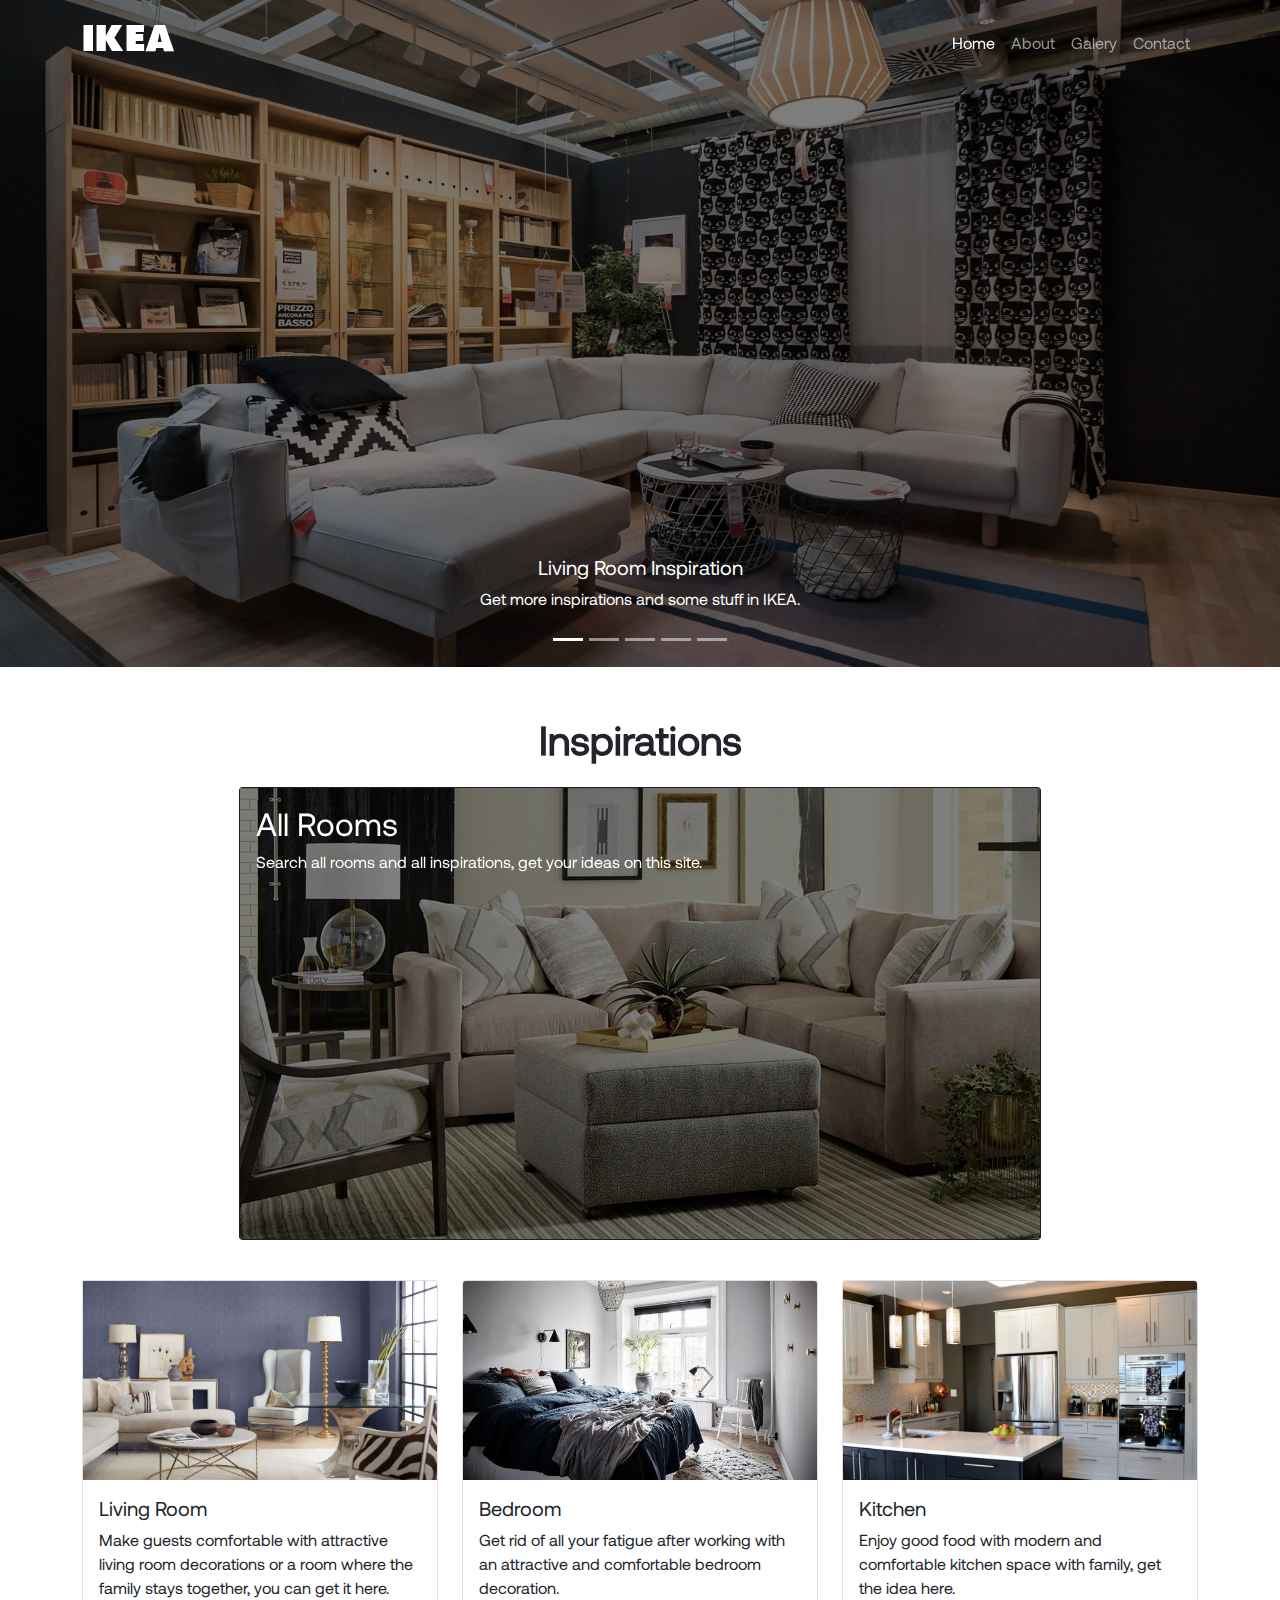
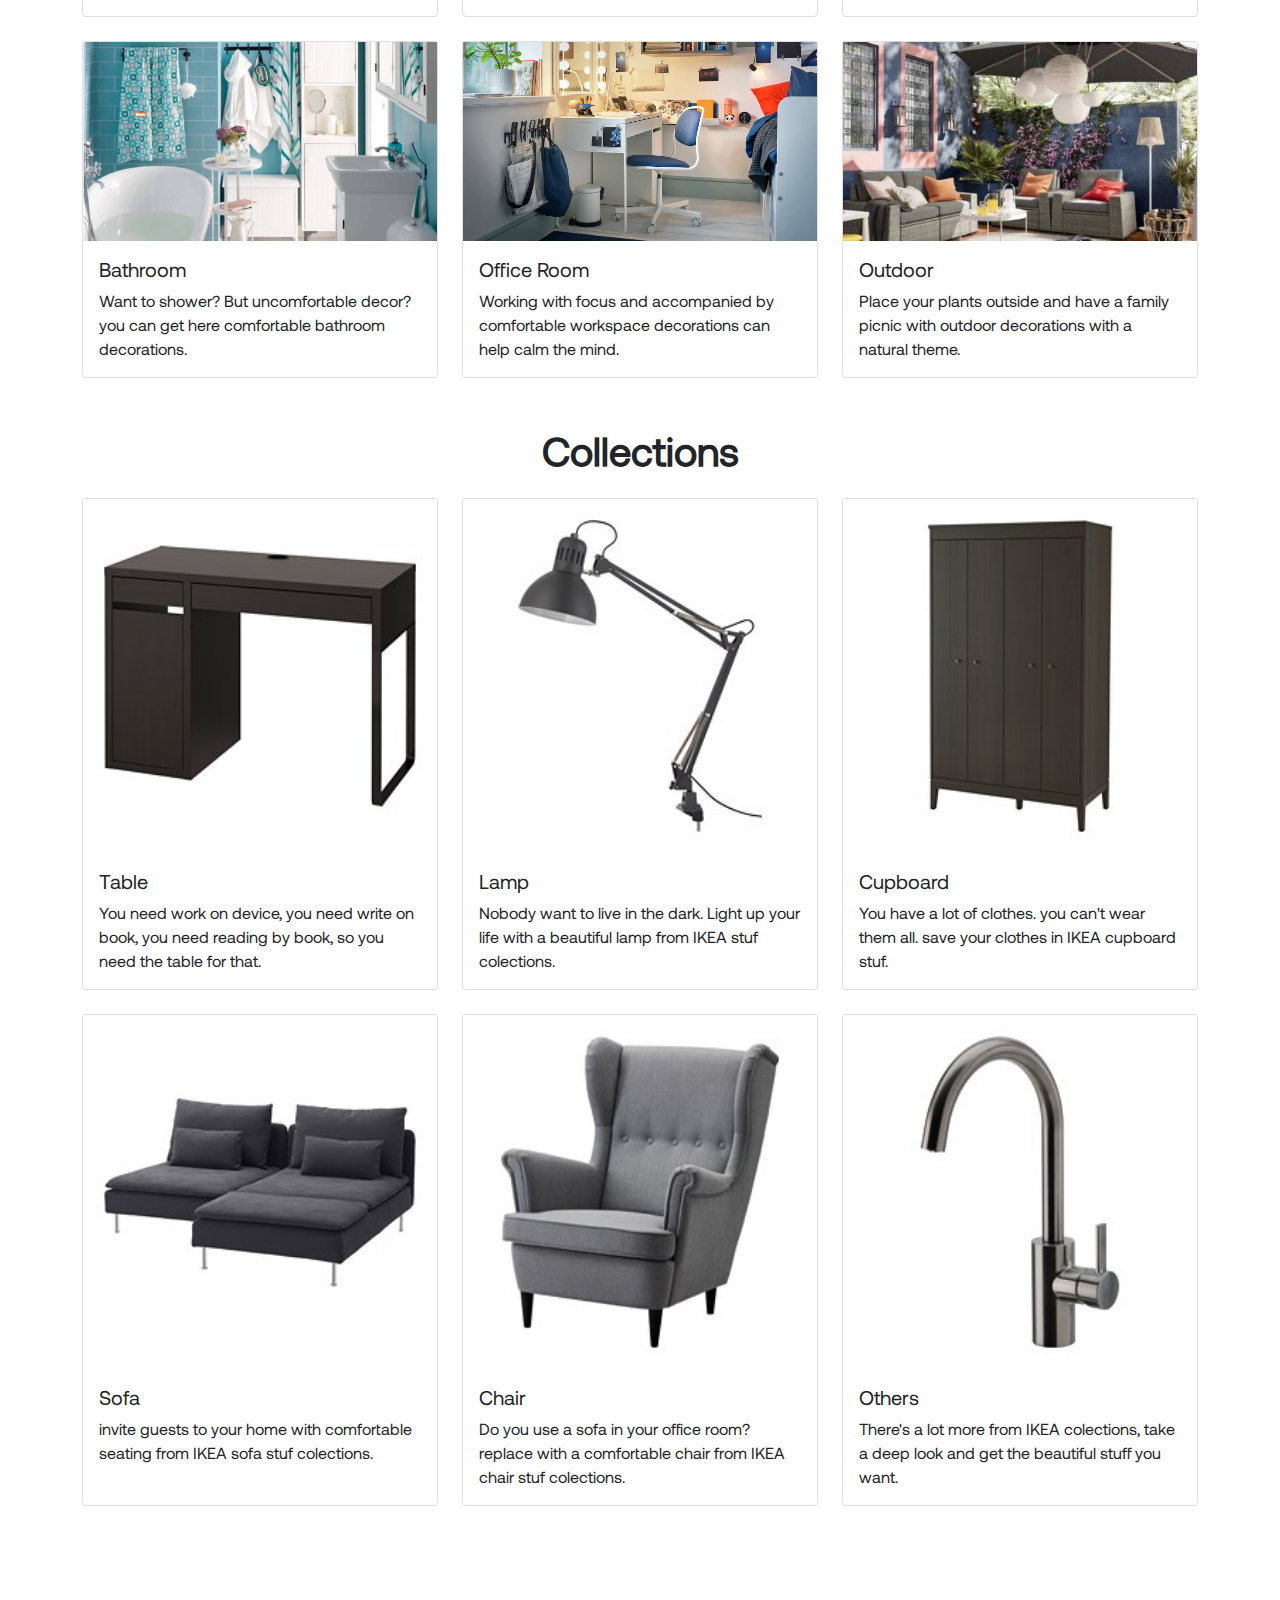
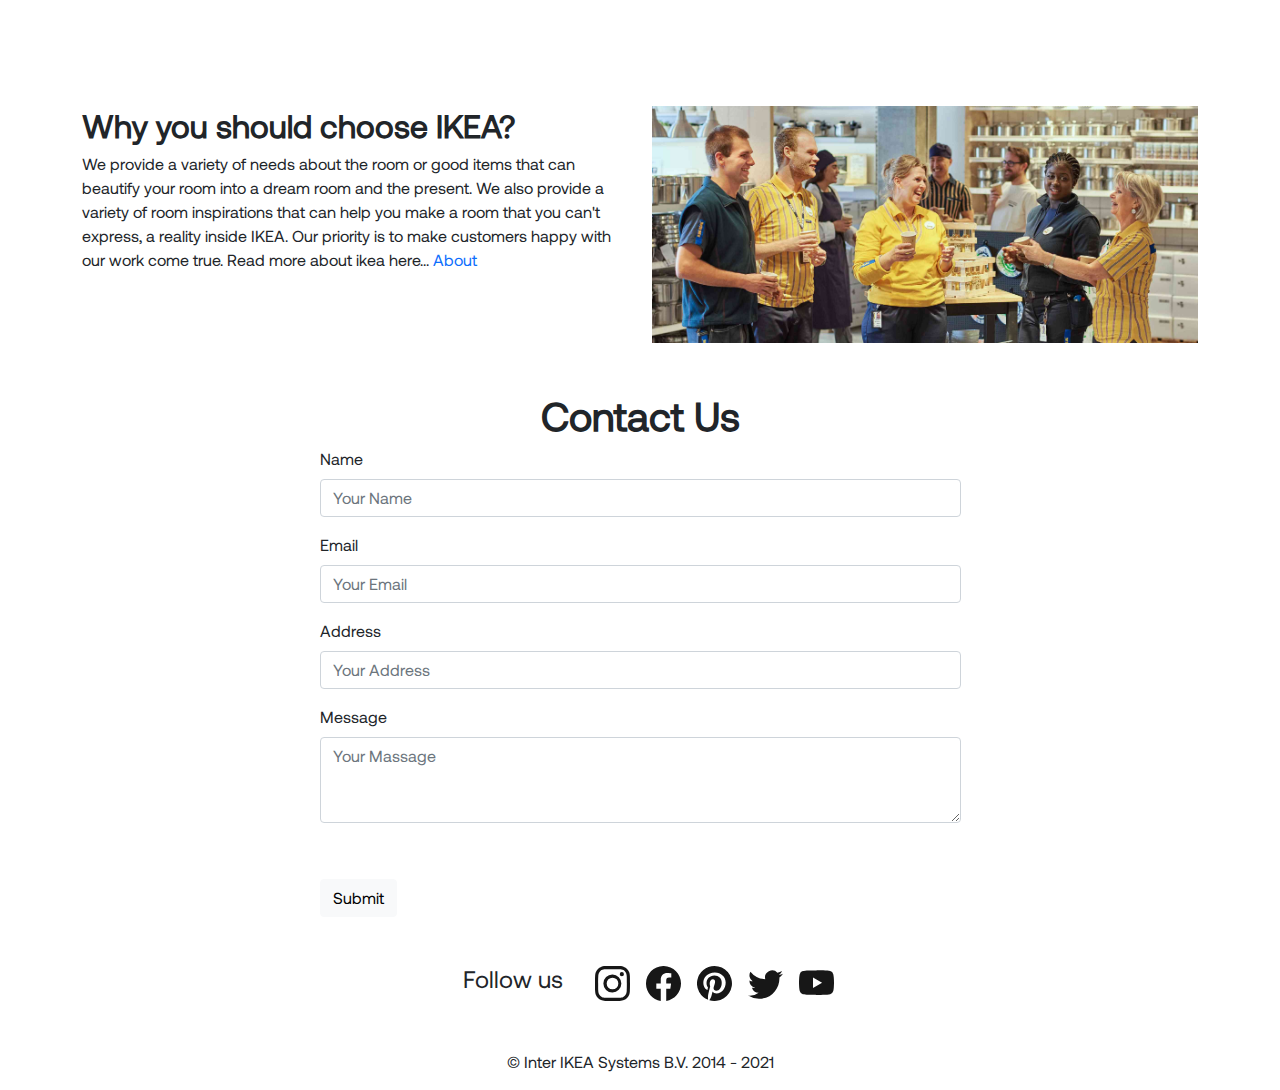
<file: index.html>
<!doctype html>
<html>
<head>
<meta charset="utf-8">
<title>Project UAS</title>
<link href="CSS.css" rel="stylesheet">
<link href="css/bootstrap.min.css" rel="stylesheet">
<link href="inspiration.html">
<link href="aos/aos.css" rel="stylesheet">

</head>

<body>

<!--Navbar-->
<nav class="navbar navbar-expand-xl navbar-dark px-5 fixed-top">
    <div class="container">
        <a class="navbar-brand" href="#jumbotron">
            IKEA
        </a>
        <button class="navbar-toggler" type="button" data-bs-toggle="collapse" data-bs-target="#navbarNavAltMarkup" aria-controls="navbarNavAltMarkup" aria-expanded="false" aria-label="Toggle navigation">
        <span class="navbar-toggler-icon"></span>
        </button>
        <div class="collapse navbar-collapse" id="navbarNavAltMarkup">
            <div class="navbar-nav ms-auto">
                <a class="nav-link active" aria-current="page" href="#jumbotron">
                    Home
                </a>
                <a class="nav-link" href="about.html">
                    About
                </a>
                <a class="nav-link" href="#inspiration">
                    Galery
                </a>
                <a class="nav-link" href="#contact">
                    Contact
                </a>
            </div>
        </div>
    </div>
</nav>
<!--Akhir Navbar-->

<!--Jumbotron-->
<section class="jumbotron" id="jumbotron">
    <div id="carouselExampleCaptions" class="carousel slide" data-bs-ride="carousel">
        <div class="carousel-indicators">
            <button type="button" data-bs-target="#carouselExampleCaptions" data-bs-slide-to="0" class="active" aria-current="true" aria-label="Slide 1"></button>
            <button type="button" data-bs-target="#carouselExampleCaptions" data-bs-slide-to="1" aria-label="Slide 2"></button>
            <button type="button" data-bs-target="#carouselExampleCaptions" data-bs-slide-to="2" aria-label="Slide 3"></button>
            <button type="button" data-bs-target="#carouselExampleCaptions" data-bs-slide-to="3" aria-label="Slide 3"></button>
            <button type="button" data-bs-target="#carouselExampleCaptions" data-bs-slide-to="4" aria-label="Slide 3"></button>
        </div>
        <div class="carousel-inner">
            <div class="carousel-item active">
                <img src="Image/Jumbotron/imageonline-co-darkenimage (4) (1).png" class="d-block w-100">
                <div class="carousel-caption d-none d-xl-block">
                    <h5>Living Room Inspiration</h5>
                    <p>Get more inspirations and some stuff in IKEA.</p>
                </div>
            </div>
            <div class="carousel-item">
                <img src="Image/Jumbotron/imageonline-co-darkenimage (1) (1).png" class="d-block w-100">
                <div class="carousel-caption d-none d-xl-block">
                    <h5>Living Room Inspiration</h5>
                    <p>Get more inspirations and some stuff in IKEA.</p>
                </div>
            </div>
            <div class="carousel-item">
                <img src="Image/Jumbotron/imageonline-co-darkenimage (5).png" class="d-block w-100">
                <div class="carousel-caption d-none d-xl-block">
                    <h5>Living Room Inspiration</h5>
                    <p>Get more inspirations and some stuff in IKEA.</p>
                </div>
            </div>
            <div class="carousel-item">
                <img src="Image/Jumbotron/imageonline-co-darkenimage (2) (1).png" class="d-block w-100">
                <div class="carousel-caption d-none d-xl-block">
                    <h5>Bedroom Inspiration</h5>
                    <p>Get more inspirations and some stuff in IKEA.</p>
                </div>
            </div>
            <div class="carousel-item">
                <img src="Image/Jumbotron/imageonline-co-darkenimage (3) (1).png" class="d-block w-100">
                <div class="carousel-caption d-none d-xl-block">
                    <h5>Living Room Inspiration</h5>
                    <p>Get more inspirations and some stuff in IKEA.</p>
                </div>
            </div>
        </div>
<!--
        <button class="carousel-control-prev" type="button" data-bs-target="#carouselExampleCaptions" data-bs-slide="prev">
        <span class="carousel-control-prev-icon" aria-hidden="true"></span>
        <span class="visually-hidden">Previous</span>
        </button>
        <button class="carousel-control-next" type="button" data-bs-target="#carouselExampleCaptions" data-bs-slide="next">
        <span class="carousel-control-next-icon" aria-hidden="true"></span>
        <span class="visually-hidden">Next</span>
        </button>
-->
    </div>
</section>
<!--Akhir Jumbotron-->
    
<!--Recommendation-->
    <section id="inspiration" class="inspiration mt-5">
        <div class="container-xl">
            
            <div class="row" data-aos="fade-down">
                <div class="col-xl text-center">
                    <div>
                        <h1><b>Inspirations</b></h1>
                    </div>
                </div>
            </div>
            
            <div class="row mt-3">
                <div class="col-xl d-flex justify-content-center align-items-center">
                    <a href="inspiration.html">
                        <div class="card bg-dark text-white all w-100">
                            <div id="carouselExampleSlidesOnly" class="carousel slide" data-bs-ride="carousel">
                                <div class="carousel-inner">
                                    <div class="carousel-item active">
                                        <img src="Image/Inspirations/All/imageonline-co-darkenimage (3).png" class="d-block w-100">
                                    </div>
                                    <div class="carousel-item">
                                        <img src="Image/Inspirations/All/imageonline-co-darkenimage (1) (1).png" class="d-block w-100">
                                    </div>
                                    <div class="carousel-item">
                                        <img src="Image/Inspirations/All/imageonline-co-darkenimage (2) (1).png" class="d-block w-100">
                                    </div>
                                    <div class="carousel-item">
                                        <img src="Image/Inspirations/All/imageonline-co-darkenimage (4) (1).png" class="d-block w-100">
                                    </div>
                                </div>
                            </div>
                            <div class="card-img-overlay w-75">
                                <h2 class="card-title">All Rooms</h2>
                                <p class="card-text">Search all rooms and all inspirations, get your ideas on this site.</p>
                            </div>
                        </div>
                    </a>
                </div>
            </div>
            
            <div class="row row-cols-1 row-cols-xl-3 g-4 mt-3">
                <div class="col">
                    <div class="card">
                        <a href="livingroom.html">
                            <img src="Image/Inspirations/All/Living Room/card/Living Room (2).jpg" class="d-block w-100" alt="Living Room">
                        </a>
                        <div class="card-body">
                            <h5 class="card-title">Living Room</h5>
                            <p class="card-text">Make guests comfortable with attractive living room decorations or a room where the family stays together, you can get it here.</p>
                        </div>
                    </div>
                </div>
                
                <div class="col">
                    <div class="card">
                        <a href="bedroom.html">
                            <img src="Image/Inspirations/All/Bedroom/card/Bedroom (1).jpg" class="card-img-top" alt="Bedroom">
                        </a>
                        <div class="card-body">
                            <h5 class="card-title">Bedroom</h5>
                            <p class="card-text">Get rid of all your fatigue after working with an attractive and comfortable bedroom decoration.</p>
                        </div>
                    </div>
                </div>
                
                <div class="col">
                    <div class="card">
                        <a href="kitchen.html">
                            <img src="Image/Inspirations/All/Kitchen/card/Kitchen (7).jpg" class="card-img-top" alt="Kitchen">
                        </a>
                        <div class="card-body">
                            <h5 class="card-title">Kitchen</h5>
                            <p class="card-text">Enjoy good food with modern and comfortable kitchen space with family, get the idea here.</p>
                        </div>
                    </div>
                </div>
                
                <div class="col">
                    <div class="card">
                        <a href="Bathroom.html">
                            <img src="Image/Inspirations/All/Bathroom/card/Bathroom (1).jpg" class="d-block w-100" alt="Bathroom">
                        </a>
                        <div class="card-body">
                            <h5 class="card-title">Bathroom</h5>
                            <p class="card-text">Want to shower? But uncomfortable decor? you can get here comfortable bathroom decorations.</p>
                        </div>
                    </div>
                </div>
                
                <div class="col">
                    <div class="card">
                        <a href="workroom.html">
                            <img src="Image/Inspirations/All/Workroom/card/Workroom 4.png" class="d-block w-100" alt="LBathroom">
                        </a>
                        <div class="card-body">
                            <h5 class="card-title">Office Room</h5>
                            <p class="card-text">Working with focus and accompanied by comfortable workspace decorations can help calm the mind.</p>
                        </div>
                    </div>
                </div>
                
                <div class="col">
                    <div class="card">
                        <a href="outdoor.html">
                            <img src="Image/Inspirations/All/Outdoor/card/Outdoor 5.jpg" class="d-block w-100" alt="LBathroom">
                        </a>
                        <div class="card-body">
                            <h5 class="card-title">Outdoor</h5>
                            <p class="card-text">Place your plants outside and have a family picnic with outdoor decorations with a natural theme.</p>
                        </div>
                    </div>
                </div>
            </div>
            
        </div>
    </section>
<!--Akhir recommendation-->
    
<!--Recommendation 2-->
    <section id="colections" class="colections mt-5">
        <div class="container-xl">
            
            <div class="row xl-3 mb-3">
                <div class="col-xl text-center">
                    <div>
                        <h1><b>Collections</b></h1>
                    </div>
                </div>
            </div>
            
            <div class="row row-cols-1 row-cols-xl-3 g-4">
                <div class="col-xl">
                    <div class="card h-100">
                        <img src="Image/Collections/Recommendations/Black MICKE.jpg" class="card-img-top" alt="Table">
                        <div class="card-body">
                            <h5 class="card-title">Table</h5>
                            <p class="card-text">You need work on device, you need write on book, you need reading by book, so you need the table for that.</p>
                        </div>
                    </div>
                </div>
                <div class="col-xl">
                    <div class="card h-100">
                        <img src="Image/Collections/Recommendations/Black TERTIAL.jpg" class="card-img-top" alt="Lamp">
                        <div class="card-body">
                            <h5 class="card-title">Lamp</h5>
                            <p class="card-text">Nobody want to live in the dark. Light up your life with a beautiful lamp from IKEA stuf colections.</p>
                        </div>
                    </div>
                </div>
                <div class="col-xl">
                    <div class="card h-100">
                        <img src="Image/Collections/Recommendations/Collections.jpg" class="card-img-top" alt="Cupboard">
                        <div class="card-body">
                            <h5 class="card-title">Cupboard</h5>
                            <p class="card-text">You have a lot of clothes. you can't wear them all. save your clothes in IKEA cupboard stuf.</p>
                        </div>
                    </div>
                </div>
                <div class="col-xl">
                    <div class="card h-100">
                        <img src="Image/Collections/Recommendations/SODERHAMN.jpg" class="card-img-top" alt="Sofa">
                        <div class="card-body">
                            <h5 class="card-title">Sofa</h5>
                            <p class="card-text">invite guests to your home with comfortable seating from IKEA sofa stuf colections.</p>
                        </div>
                    </div>
                </div>
                <div class="col-xl">
                    <div class="card h-100">
                        <img src="Image/Collections/Recommendations/STRANDMON.jpg" class="card-img-top" alt="Chair">
                        <div class="card-body">
                            <h5 class="card-title">Chair</h5>
                            <p class="card-text">Do you use a sofa in your office room? replace with a comfortable chair from IKEA chair stuf colections.</p>
                        </div>
                    </div>
                </div>
                <div class="col-xl">
                    <div class="card h-100">
                        <img src="Image/Collections/Others/DELSJON.jpg" class="card-img-top" alt="Others">
                        <div class="card-body">
                            <h5 class="card-title">Others</h5>
                            <p class="card-text">There's a lot more from IKEA colections, take a deep look and get the beautiful stuff you want.</p>
                        </div>
                    </div>
                </div>
            </div>
            
        </div>
    </section>
<!--Akhir Recommendation-->
    
<!--Saran-->
	<section class="saran" id="saran">
		<div class="container-xl">
			<div class="row">
				<div class="col-xl-6">
					<h2><b>Why you should choose IKEA?</b></h2>
					<p>We provide a variety of needs about the room or good items that can beautify your room into a dream room and the present. We also provide a variety of room inspirations that can help you make a room that you can't express, a reality inside IKEA. Our priority is to make customers happy with our work come true. Read more about ikea here...
						<a href="about.html">
							About
						</a></p>
				</div>
				
				<div class="col-xl-6">
					<img src="Image/About/ikea-co-workers-enjoying-coffee-ai010104-ph145147-ikea-l.jpg" alt="Image" class="w-100">
				</div>
			</div>
		</div>
	</section>
<!--Akhir saran-->

<!--Contact-->
	<section class="contact mt-5" id="contact">
		<div class="container-xl">
			<div class="row text-center">
				<div class="col-xl">
					<h1><b>Contact Us</b></h1>
				</div>
			</div>
			
			<div class="row justify-content-center">
				<div class="col-xl-7">
                <form>
                    <div class="mb-3">
                    <label for="exampleInputName" class="form-label">Name</label>
                    <input type="name" class="form-control" id="exampleInputName" placeholder="Your Name">
                  </div>
                    <div class="mb-3">
                    <label for="exampleInputEmail1" class="form-label">Email</label>
                    <input type="email" class="form-control" id="exampleInputEmail" aria-describedby="emailHelp" placeholder="Your Email">
                  </div>
                    <div class="mb-3">
                    <label for="exampleInputAddres" class="form-label">Address</label>
                    <input type="Address" class="form-control" id="exampleInputAddress" placeholder="Your Address">
                  </div>
					<div class="mb-3">
                    	<label for="exampleFormControlTextarea1" class="form-label">Message</label>
                    	<textarea class="form-control" id="exampleFormControlTextarea1" placeholder="Your Massage" rows="3"></textarea>
                  	</div>
                    <div class="mb-3 form-check"> </div>
                    <button type="submit" class="btn btn-light">Submit</button>
                  </form>
              </div>
			</div>
		</div>
	</section>
<!--Akhir Contact-->
	
<!--Footer-->
    <section class="footer mt-5">
        <div class="container-xl">
            <div class="row">
                <div class="d-flex justify-content-center align-items-center">
                    <h4 class="mx-4 text-center">Follow us</h4>
                    <a class="mx-2 icon" href="https://www.instagram.com/ikea_id/">
                        <svg xmlns="http://www.w3.org/2000/svg" width="35" fill="currentColor" class="bi bi-instagram icon" viewBox="0 0 16 16">
                            <path d="M8 0C5.829 0 5.556.01 4.703.048 3.85.088 3.269.222 2.76.42a3.917 3.917 0 0 0-1.417.923A3.927 3.927 0 0 0 .42 2.76C.222 3.268.087 3.85.048 4.7.01 5.555 0 5.827 0 8.001c0 2.172.01 2.444.048 3.297.04.852.174 1.433.372 1.942.205.526.478.972.923 1.417.444.445.89.719 1.416.923.51.198 1.09.333 1.942.372C5.555 15.99 5.827 16 8 16s2.444-.01 3.298-.048c.851-.04 1.434-.174 1.943-.372a3.916 3.916 0 0 0 1.416-.923c.445-.445.718-.891.923-1.417.197-.509.332-1.09.372-1.942C15.99 10.445 16 10.173 16 8s-.01-2.445-.048-3.299c-.04-.851-.175-1.433-.372-1.941a3.926 3.926 0 0 0-.923-1.417A3.911 3.911 0 0 0 13.24.42c-.51-.198-1.092-.333-1.943-.372C10.443.01 10.172 0 7.998 0h.003zm-.717 1.442h.718c2.136 0 2.389.007 3.232.046.78.035 1.204.166 1.486.275.373.145.64.319.92.599.28.28.453.546.598.92.11.281.24.705.275 1.485.039.843.047 1.096.047 3.231s-.008 2.389-.047 3.232c-.035.78-.166 1.203-.275 1.485a2.47 2.47 0 0 1-.599.919c-.28.28-.546.453-.92.598-.28.11-.704.24-1.485.276-.843.038-1.096.047-3.232.047s-2.39-.009-3.233-.047c-.78-.036-1.203-.166-1.485-.276a2.478 2.478 0 0 1-.92-.598 2.48 2.48 0 0 1-.6-.92c-.109-.281-.24-.705-.275-1.485-.038-.843-.046-1.096-.046-3.233 0-2.136.008-2.388.046-3.231.036-.78.166-1.204.276-1.486.145-.373.319-.64.599-.92.28-.28.546-.453.92-.598.282-.11.705-.24 1.485-.276.738-.034 1.024-.044 2.515-.045v.002zm4.988 1.328a.96.96 0 1 0 0 1.92.96.96 0 0 0 0-1.92zm-4.27 1.122a4.109 4.109 0 1 0 0 8.217 4.109 4.109 0 0 0 0-8.217zm0 1.441a2.667 2.667 0 1 1 0 5.334 2.667 2.667 0 0 1 0-5.334z"/>
                        </svg>
                    </a>
                    
                    <a class="mx-2 icon" href="https://www.facebook.com/IKEAindonesia/">
                        <svg xmlns="http://www.w3.org/2000/svg" width="35" fill="currentColor" class="bi bi-facebook icon" viewBox="0 0 16 16">
                            <path d="M16 8.049c0-4.446-3.582-8.05-8-8.05C3.58 0-.002 3.603-.002 8.05c0 4.017 2.926 7.347 6.75 7.951v-5.625h-2.03V8.05H6.75V6.275c0-2.017 1.195-3.131 3.022-3.131.876 0 1.791.157 1.791.157v1.98h-1.009c-.993 0-1.303.621-1.303 1.258v1.51h2.218l-.354 2.326H9.25V16c3.824-.604 6.75-3.934 6.75-7.951z"/>
                        </svg>
                    </a>
                    
                    <a class="mx-2 icon" href="https://www.pinterest.com/ikeaindonesia/">
                        <svg xmlns="http://www.w3.org/2000/svg" width="35" fill="currentColor" class="bi bi-pinterest" viewBox="0 0 16 16">
                            <path d="M8 0a8 8 0 0 0-2.915 15.452c-.07-.633-.134-1.606.027-2.297.146-.625.938-3.977.938-3.977s-.239-.479-.239-1.187c0-1.113.645-1.943 1.448-1.943.682 0 1.012.512 1.012 1.127 0 .686-.437 1.712-.663 2.663-.188.796.4 1.446 1.185 1.446 1.422 0 2.515-1.5 2.515-3.664 0-1.915-1.377-3.254-3.342-3.254-2.276 0-3.612 1.707-3.612 3.471 0 .688.265 1.425.595 1.826a.24.24 0 0 1 .056.23c-.061.252-.196.796-.222.907-.035.146-.116.177-.268.107-1-.465-1.624-1.926-1.624-3.1 0-2.523 1.834-4.84 5.286-4.84 2.775 0 4.932 1.977 4.932 4.62 0 2.757-1.739 4.976-4.151 4.976-.811 0-1.573-.421-1.834-.919l-.498 1.902c-.181.695-.669 1.566-.995 2.097A8 8 0 1 0 8 0z"/>
                        </svg>
                    </a>
                    
                    <a class="mx-2 icon" href="https://twitter.com/ikea_ind">
                        <svg xmlns="http://www.w3.org/2000/svg" width="35" fill="currentColor" class="bi bi-twitter" viewBox="0 0 16 16">
                            <path d="M5.026 15c6.038 0 9.341-5.003 9.341-9.334 0-.14 0-.282-.006-.422A6.685 6.685 0 0 0 16 3.542a6.658 6.658 0 0 1-1.889.518 3.301 3.301 0 0 0 1.447-1.817 6.533 6.533 0 0 1-2.087.793A3.286 3.286 0 0 0 7.875 6.03a9.325 9.325 0 0 1-6.767-3.429 3.289 3.289 0 0 0 1.018 4.382A3.323 3.323 0 0 1 .64 6.575v.045a3.288 3.288 0 0 0 2.632 3.218 3.203 3.203 0 0 1-.865.115 3.23 3.23 0 0 1-.614-.057 3.283 3.283 0 0 0 3.067 2.277A6.588 6.588 0 0 1 .78 13.58a6.32 6.32 0 0 1-.78-.045A9.344 9.344 0 0 0 5.026 15z"/>
                        </svg>
                    </a>
                    
                    <a class="mx-2 icon" href="https://www.youtube.com/channel/UCK5-jZtp3K3Vl347vYaffLg">
                        <svg xmlns="http://www.w3.org/2000/svg" width="35" fill="currentColor" class="bi bi-youtube" viewBox="0 0 16 16">
                            <path d="M8.051 1.999h.089c.822.003 4.987.033 6.11.335a2.01 2.01 0 0 1 1.415 1.42c.101.38.172.883.22 1.402l.01.104.022.26.008.104c.065.914.073 1.77.074 1.957v.075c-.001.194-.01 1.108-.082 2.06l-.008.105-.009.104c-.05.572-.124 1.14-.235 1.558a2.007 2.007 0 0 1-1.415 1.42c-1.16.312-5.569.334-6.18.335h-.142c-.309 0-1.587-.006-2.927-.052l-.17-.006-.087-.004-.171-.007-.171-.007c-1.11-.049-2.167-.128-2.654-.26a2.007 2.007 0 0 1-1.415-1.419c-.111-.417-.185-.986-.235-1.558L.09 9.82l-.008-.104A31.4 31.4 0 0 1 0 7.68v-.123c.002-.215.01-.958.064-1.778l.007-.103.003-.052.008-.104.022-.26.01-.104c.048-.519.119-1.023.22-1.402a2.007 2.007 0 0 1 1.415-1.42c.487-.13 1.544-.21 2.654-.26l.17-.007.172-.006.086-.003.171-.007A99.788 99.788 0 0 1 7.858 2h.193zM6.4 5.209v4.818l4.157-2.408L6.4 5.209z"/>
                        </svg>
                    </a>
                     
                </div>
            </div>
            
            <div class="row mt-5">
                <div class="col-sm-12 d-flex justify-content-around align-items-center">
                    <p>&copy; Inter IKEA Systems B.V. 2014 - 2021</p>
                </div>
            </div>
        </div>
    </section>
<!--Akhir Footer-->

<!--script-->
<script src="js/bootstrap.bundle.min.js"></script>
<script src="aos/aos.js"></script>
<script>AOS.init();</script>
<script src="JS.js"></script>
<!--script-->
</body>
</html>
</file>
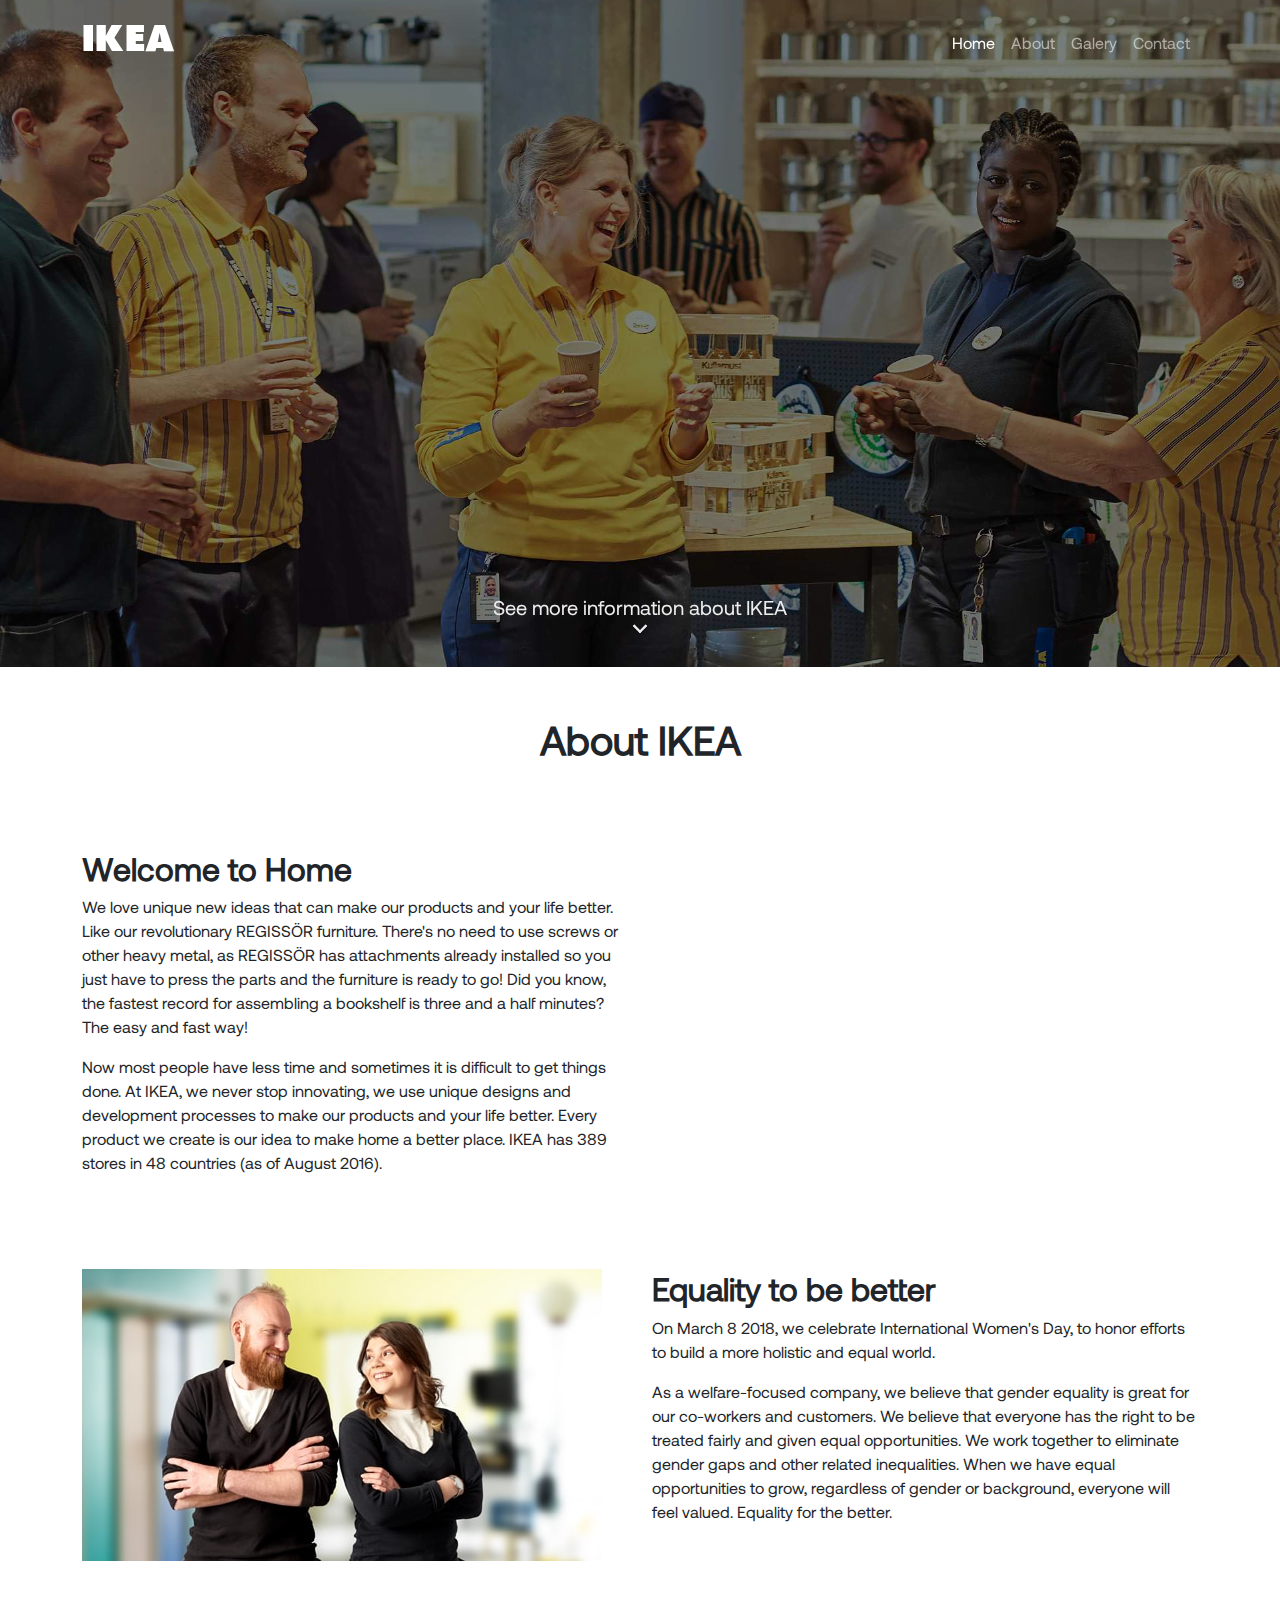
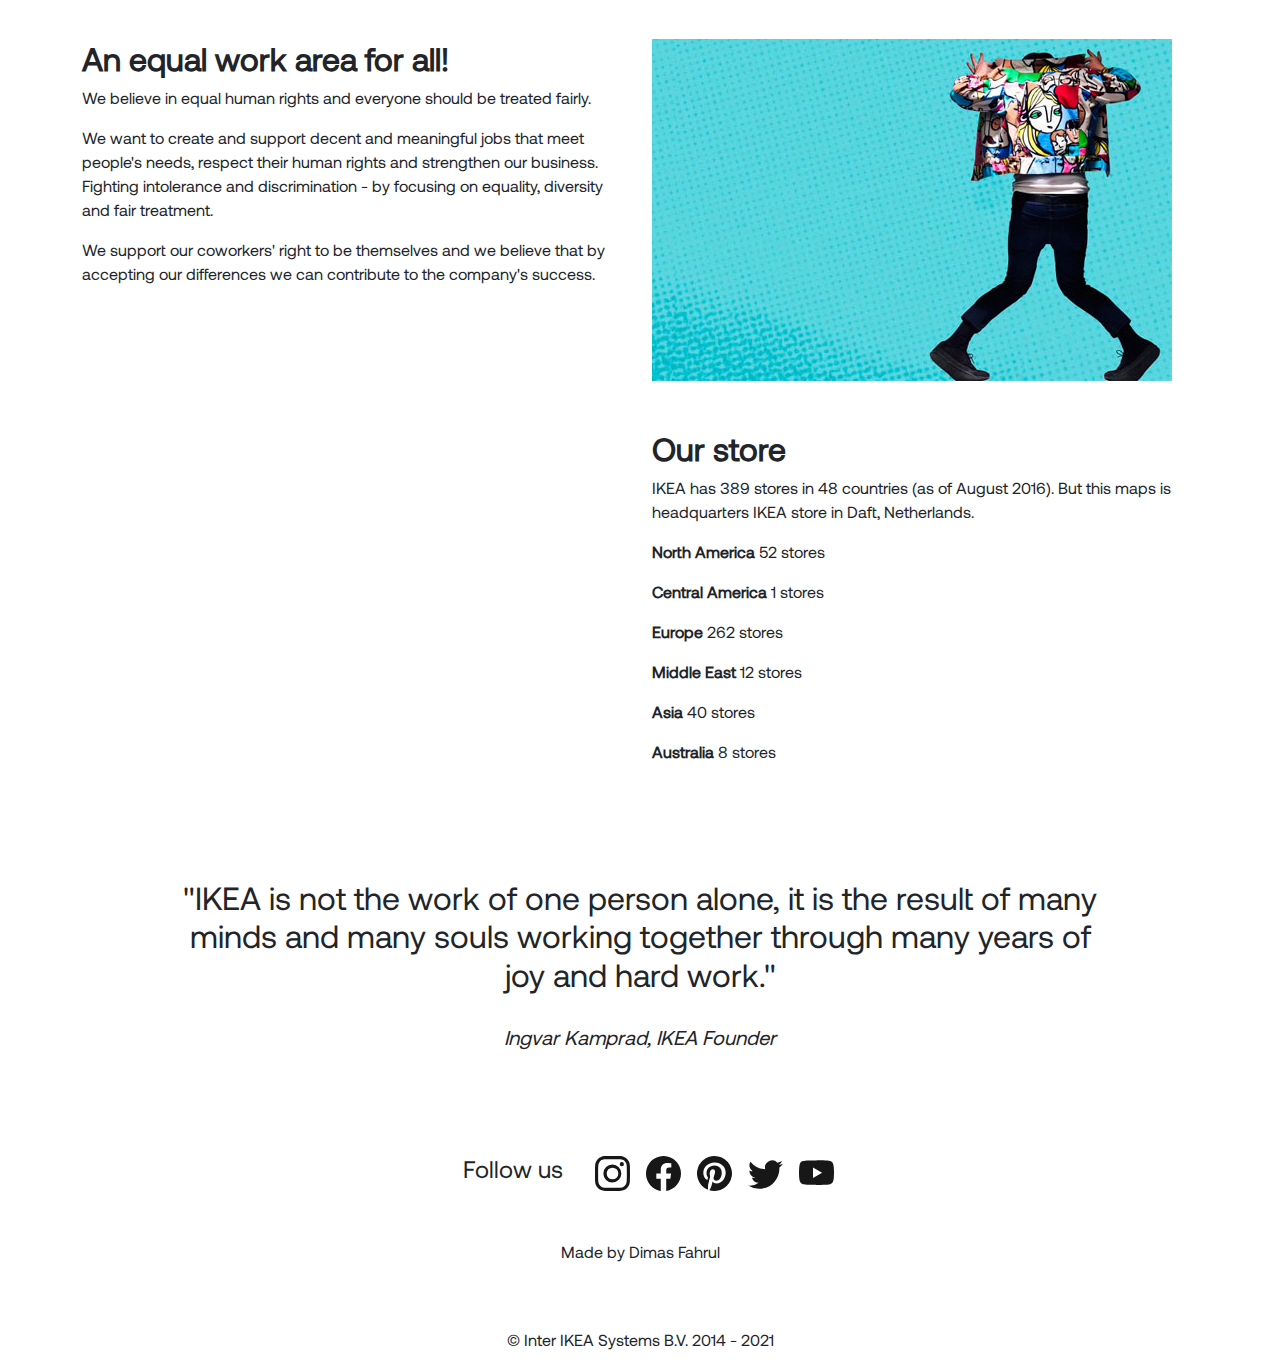
<file: about.html>
<!doctype html>
<html>
<head>
<meta charset="utf-8">
<title>Project UAS</title>
<link href="CSS.css" rel="stylesheet">
<link href="css/bootstrap.min.css" rel="stylesheet">
<link href="aos/aos.css" rel="stylesheet">
</head>

<body>

<!--Navbar-->

<nav class="navbar navbar-expand-xl navbar-dark px-5 fixed-top">
    <div class="container">
        <a class="navbar-brand" href="index.html">
            IKEA
        </a>
        <button class="navbar-toggler" type="button" data-bs-toggle="collapse" data-bs-target="#navbarNavAltMarkup" aria-controls="navbarNavAltMarkup" aria-expanded="false" aria-label="Toggle navigation">
        <span class="navbar-toggler-icon"></span>
        </button>
        <div class="collapse navbar-collapse" id="navbarNavAltMarkup">
            <div class="navbar-nav ms-auto">
                <a class="nav-link active" aria-current="page" href="index.html">
                    Home
                </a>
                <a class="nav-link" href="#jumbotron">
                    About
                </a>
                <a class="nav-link" href="inspiration.html">
                    Galery
                </a>
                <a class="nav-link" href="index.html">
                    Contact
                </a>
            </div>
        </div>
    </div>
</nav>
<!--Akhir Navbar-->

<!--jumbotron-->
<section class="jumbotron" id="jumbotron">
    <div id="carouselExampleCaptions" class="carousel slide" data-bs-ride="carousel">
        <div class="carousel-inner">
            <div class="carousel-item active">
                <img src="Image/About/imageonline-co-darkenimage1.png" class="d-block w-100">
            </div>
			<div class="container d-flex align-items-center justify-content-center">
        		<div class="scroll-down d-flex align-items-center justify-content-center">
					<h5 class="mb-5">See more information about IKEA</h5>
            		<div class="scroll-icon d-block mt-4"></div>
          		</div>
      		</div>
        </div>
    </div>
</section>
<!--Akhir Jumbotron-->

<!--About-->
    <section class="about mt-5">
        <div class="container-xl">
            <div class="row text-center mb-5">
                <h1><b>About IKEA</b></h1>
            </div>
            
            <div class="row video">
				<div class="col-xl-6">
					<h2><b>Welcome to Home</b></h2>
                    <p>We love unique new ideas that can make our products and your life better. Like our revolutionary REGISSÖR furniture. There's no need to use screws or other heavy metal, as REGISSÖR has attachments already installed so you just have to press the parts and the furniture is ready to go! Did you know, the fastest record for assembling a bookshelf is three and a half minutes? The easy and fast way!</p>
                    <p>Now most people have less time and sometimes it is difficult to get things done. At IKEA, we never stop innovating, we use unique designs and development processes to make our products and your life better. Every product we create is our idea to make home a better place. IKEA has 389 stores in 48 countries (as of August 2016).</p>
				</div>
				
                <div class="col-xl-6">
                    <iframe class="w-100 h-100" src="https://www.youtube.com/embed/3h0QgneRLBM" title="YouTube video player" frameborder="0" allow="accelerometer; autoplay; clipboard-write; encrypted-media; gyroscope; picture-in-picture" allowfullscreen></iframe>
                </div>
            </div>
            
            <div class="row mt-5 better">
                <div class="col-xl-6">
                    <img src="Image/About/page__en_us_15516692920.jpeg" class="mw-100" alt="Better">
                </div>
                
                <div class="col-xl-6">
                    <h2><b>Equality to be better</b></h2>
                    <p>On March 8 2018, we celebrate International Women's Day, to honor efforts to build a more holistic and equal world.</p>
                    <p>As a welfare-focused company, we believe that gender equality is great for our co-workers and customers. We believe that everyone has the right to be treated fairly and given equal opportunities. We work together to eliminate gender gaps and other related inequalities. When we have equal opportunities to grow, regardless of gender or background, everyone will feel valued. Equality for the better.</p>
                </div>
            </div>
            
            <div class="row mt-5 workarea">
                <div class="col-xl-6">
                    <h2><b>An equal work area for all!</b></h2>
                    <p>We believe in equal human rights and everyone should be treated fairly.</p>
                    <p>We want to create and support decent and meaningful jobs that meet people's needs, respect their human rights and strengthen our business. Fighting intolerance and discrimination - by focusing on equality, diversity and fair treatment.</p>
                    <p>We support our coworkers' right to be themselves and we believe that by accepting our differences we can contribute to the company's success.</p>
                </div>
                
                <div class="col-xl-6">
                    <img src="Image/About/page_234_en_lt_15317285110.jpeg" alt="Work Area" class="mw-100">
                </div>
            </div>
            
			<div class="row mt-5 maps">
				<div class="col-xl-6">
                	<iframe src="https://www.google.com/maps/embed?pb=!1m18!1m12!1m3!1d2455.668554570016!2d4.3794632154426!3d52.01291728143681!2m3!1f0!2f0!3f0!3m2!1i1024!2i768!4f13.1!3m3!1m2!1s0x47c5b5f0ee34a2a3%3A0x5743b55fcfbb0d64!2sIKEA%20Delft!5e0!3m2!1sid!2sid!4v1638797994586!5m2!1sid!2sid" class="w-100 h-100" style="border:0;" allowfullscreen="" loading="lazy"></iframe>
              	</div>
				
				<div class="col-xl-6">
					<h2><b>Our store</b></h2>
					<p>IKEA has 389 stores in 48 countries (as of August 2016). But this maps is headquarters IKEA store in Daft, Netherlands.</p>
					<p><b>North America</b> 52 stores</p>
					<p><b>Central America</b> 1 stores</p>
					<p><b>Europe</b> 262 stores</p>
					<p><b>Middle East</b> 12 stores</p>
					<p><b>Asia</b> 40 stores</p>
					<p><b>Australia</b> 8 stores</p>
				</div>
			</div>
			
            <div class="row mt-5 quotes">
                <div class="col-xl-10 offset-xl-1 text-center">
                    <h2>"IKEA is not the work of one person alone, it is the result of many minds and many souls working together through many years of joy and hard work."</h2>
                    <br>
                    <h5><i>Ingvar Kamprad, IKEA Founder</i></h5>
                </div>
            </div>
        </div>
    </section>
<!--Akhir About-->
    
<!--Footer-->
    <section class="footer mt-5">
        <div class="container-xl">
            <div class="row">
                <div class="d-flex justify-content-center align-items-center">
                    <h4 class="mx-4 text-center">Follow us</h4>
                    <a class="mx-2 icon" href="https://www.instagram.com/ikea_id/">
                        <svg xmlns="http://www.w3.org/2000/svg" width="35" fill="currentColor" class="bi bi-instagram icon" viewBox="0 0 16 16">
                            <path d="M8 0C5.829 0 5.556.01 4.703.048 3.85.088 3.269.222 2.76.42a3.917 3.917 0 0 0-1.417.923A3.927 3.927 0 0 0 .42 2.76C.222 3.268.087 3.85.048 4.7.01 5.555 0 5.827 0 8.001c0 2.172.01 2.444.048 3.297.04.852.174 1.433.372 1.942.205.526.478.972.923 1.417.444.445.89.719 1.416.923.51.198 1.09.333 1.942.372C5.555 15.99 5.827 16 8 16s2.444-.01 3.298-.048c.851-.04 1.434-.174 1.943-.372a3.916 3.916 0 0 0 1.416-.923c.445-.445.718-.891.923-1.417.197-.509.332-1.09.372-1.942C15.99 10.445 16 10.173 16 8s-.01-2.445-.048-3.299c-.04-.851-.175-1.433-.372-1.941a3.926 3.926 0 0 0-.923-1.417A3.911 3.911 0 0 0 13.24.42c-.51-.198-1.092-.333-1.943-.372C10.443.01 10.172 0 7.998 0h.003zm-.717 1.442h.718c2.136 0 2.389.007 3.232.046.78.035 1.204.166 1.486.275.373.145.64.319.92.599.28.28.453.546.598.92.11.281.24.705.275 1.485.039.843.047 1.096.047 3.231s-.008 2.389-.047 3.232c-.035.78-.166 1.203-.275 1.485a2.47 2.47 0 0 1-.599.919c-.28.28-.546.453-.92.598-.28.11-.704.24-1.485.276-.843.038-1.096.047-3.232.047s-2.39-.009-3.233-.047c-.78-.036-1.203-.166-1.485-.276a2.478 2.478 0 0 1-.92-.598 2.48 2.48 0 0 1-.6-.92c-.109-.281-.24-.705-.275-1.485-.038-.843-.046-1.096-.046-3.233 0-2.136.008-2.388.046-3.231.036-.78.166-1.204.276-1.486.145-.373.319-.64.599-.92.28-.28.546-.453.92-.598.282-.11.705-.24 1.485-.276.738-.034 1.024-.044 2.515-.045v.002zm4.988 1.328a.96.96 0 1 0 0 1.92.96.96 0 0 0 0-1.92zm-4.27 1.122a4.109 4.109 0 1 0 0 8.217 4.109 4.109 0 0 0 0-8.217zm0 1.441a2.667 2.667 0 1 1 0 5.334 2.667 2.667 0 0 1 0-5.334z"/>
                        </svg>
                    </a>
                    
                    <a class="mx-2 icon" href="https://www.facebook.com/IKEAindonesia/">
                        <svg xmlns="http://www.w3.org/2000/svg" width="35" fill="currentColor" class="bi bi-facebook icon" viewBox="0 0 16 16">
                            <path d="M16 8.049c0-4.446-3.582-8.05-8-8.05C3.58 0-.002 3.603-.002 8.05c0 4.017 2.926 7.347 6.75 7.951v-5.625h-2.03V8.05H6.75V6.275c0-2.017 1.195-3.131 3.022-3.131.876 0 1.791.157 1.791.157v1.98h-1.009c-.993 0-1.303.621-1.303 1.258v1.51h2.218l-.354 2.326H9.25V16c3.824-.604 6.75-3.934 6.75-7.951z"/>
                        </svg>
                    </a>
                    
                    <a class="mx-2 icon" href="https://www.pinterest.com/ikeaindonesia/">
                        <svg xmlns="http://www.w3.org/2000/svg" width="35" fill="currentColor" class="bi bi-pinterest" viewBox="0 0 16 16">
                            <path d="M8 0a8 8 0 0 0-2.915 15.452c-.07-.633-.134-1.606.027-2.297.146-.625.938-3.977.938-3.977s-.239-.479-.239-1.187c0-1.113.645-1.943 1.448-1.943.682 0 1.012.512 1.012 1.127 0 .686-.437 1.712-.663 2.663-.188.796.4 1.446 1.185 1.446 1.422 0 2.515-1.5 2.515-3.664 0-1.915-1.377-3.254-3.342-3.254-2.276 0-3.612 1.707-3.612 3.471 0 .688.265 1.425.595 1.826a.24.24 0 0 1 .056.23c-.061.252-.196.796-.222.907-.035.146-.116.177-.268.107-1-.465-1.624-1.926-1.624-3.1 0-2.523 1.834-4.84 5.286-4.84 2.775 0 4.932 1.977 4.932 4.62 0 2.757-1.739 4.976-4.151 4.976-.811 0-1.573-.421-1.834-.919l-.498 1.902c-.181.695-.669 1.566-.995 2.097A8 8 0 1 0 8 0z"/>
                        </svg>
                    </a>
                    
                    <a class="mx-2 icon" href="https://twitter.com/ikea_ind">
                        <svg xmlns="http://www.w3.org/2000/svg" width="35" fill="currentColor" class="bi bi-twitter" viewBox="0 0 16 16">
                            <path d="M5.026 15c6.038 0 9.341-5.003 9.341-9.334 0-.14 0-.282-.006-.422A6.685 6.685 0 0 0 16 3.542a6.658 6.658 0 0 1-1.889.518 3.301 3.301 0 0 0 1.447-1.817 6.533 6.533 0 0 1-2.087.793A3.286 3.286 0 0 0 7.875 6.03a9.325 9.325 0 0 1-6.767-3.429 3.289 3.289 0 0 0 1.018 4.382A3.323 3.323 0 0 1 .64 6.575v.045a3.288 3.288 0 0 0 2.632 3.218 3.203 3.203 0 0 1-.865.115 3.23 3.23 0 0 1-.614-.057 3.283 3.283 0 0 0 3.067 2.277A6.588 6.588 0 0 1 .78 13.58a6.32 6.32 0 0 1-.78-.045A9.344 9.344 0 0 0 5.026 15z"/>
                        </svg>
                    </a>
                    
                    <a class="mx-2 icon" href="https://www.youtube.com/channel/UCK5-jZtp3K3Vl347vYaffLg">
                        <svg xmlns="http://www.w3.org/2000/svg" width="35" fill="currentColor" class="bi bi-youtube" viewBox="0 0 16 16">
                            <path d="M8.051 1.999h.089c.822.003 4.987.033 6.11.335a2.01 2.01 0 0 1 1.415 1.42c.101.38.172.883.22 1.402l.01.104.022.26.008.104c.065.914.073 1.77.074 1.957v.075c-.001.194-.01 1.108-.082 2.06l-.008.105-.009.104c-.05.572-.124 1.14-.235 1.558a2.007 2.007 0 0 1-1.415 1.42c-1.16.312-5.569.334-6.18.335h-.142c-.309 0-1.587-.006-2.927-.052l-.17-.006-.087-.004-.171-.007-.171-.007c-1.11-.049-2.167-.128-2.654-.26a2.007 2.007 0 0 1-1.415-1.419c-.111-.417-.185-.986-.235-1.558L.09 9.82l-.008-.104A31.4 31.4 0 0 1 0 7.68v-.123c.002-.215.01-.958.064-1.778l.007-.103.003-.052.008-.104.022-.26.01-.104c.048-.519.119-1.023.22-1.402a2.007 2.007 0 0 1 1.415-1.42c.487-.13 1.544-.21 2.654-.26l.17-.007.172-.006.086-.003.171-.007A99.788 99.788 0 0 1 7.858 2h.193zM6.4 5.209v4.818l4.157-2.408L6.4 5.209z"/>
                        </svg>
                    </a>
                     
                </div>
            </div>
            
			<div class="row mt-5">
                <div class="col-xl-12 d-flex justify-content-center">
                    <p>Made by Dimas Fahrul</p>
                </div>
            </div>
			
            <div class="row mt-5">
                <div class="col-sm-12 d-flex justify-content-around align-items-center">
                    <p>&copy; Inter IKEA Systems B.V. 2014 - 2021</p>
                </div>
            </div>
        </div>
    </section>
<!--Akhir Footer-->
    
<!--script-->
<script src="js/bootstrap.bundle.min.js"></script>
<script src="aos/aos.js"></script>
<script>AOS.init();</script>
<script src="JS.js"></script>
<!--script-->
</body>
</html>
</file>
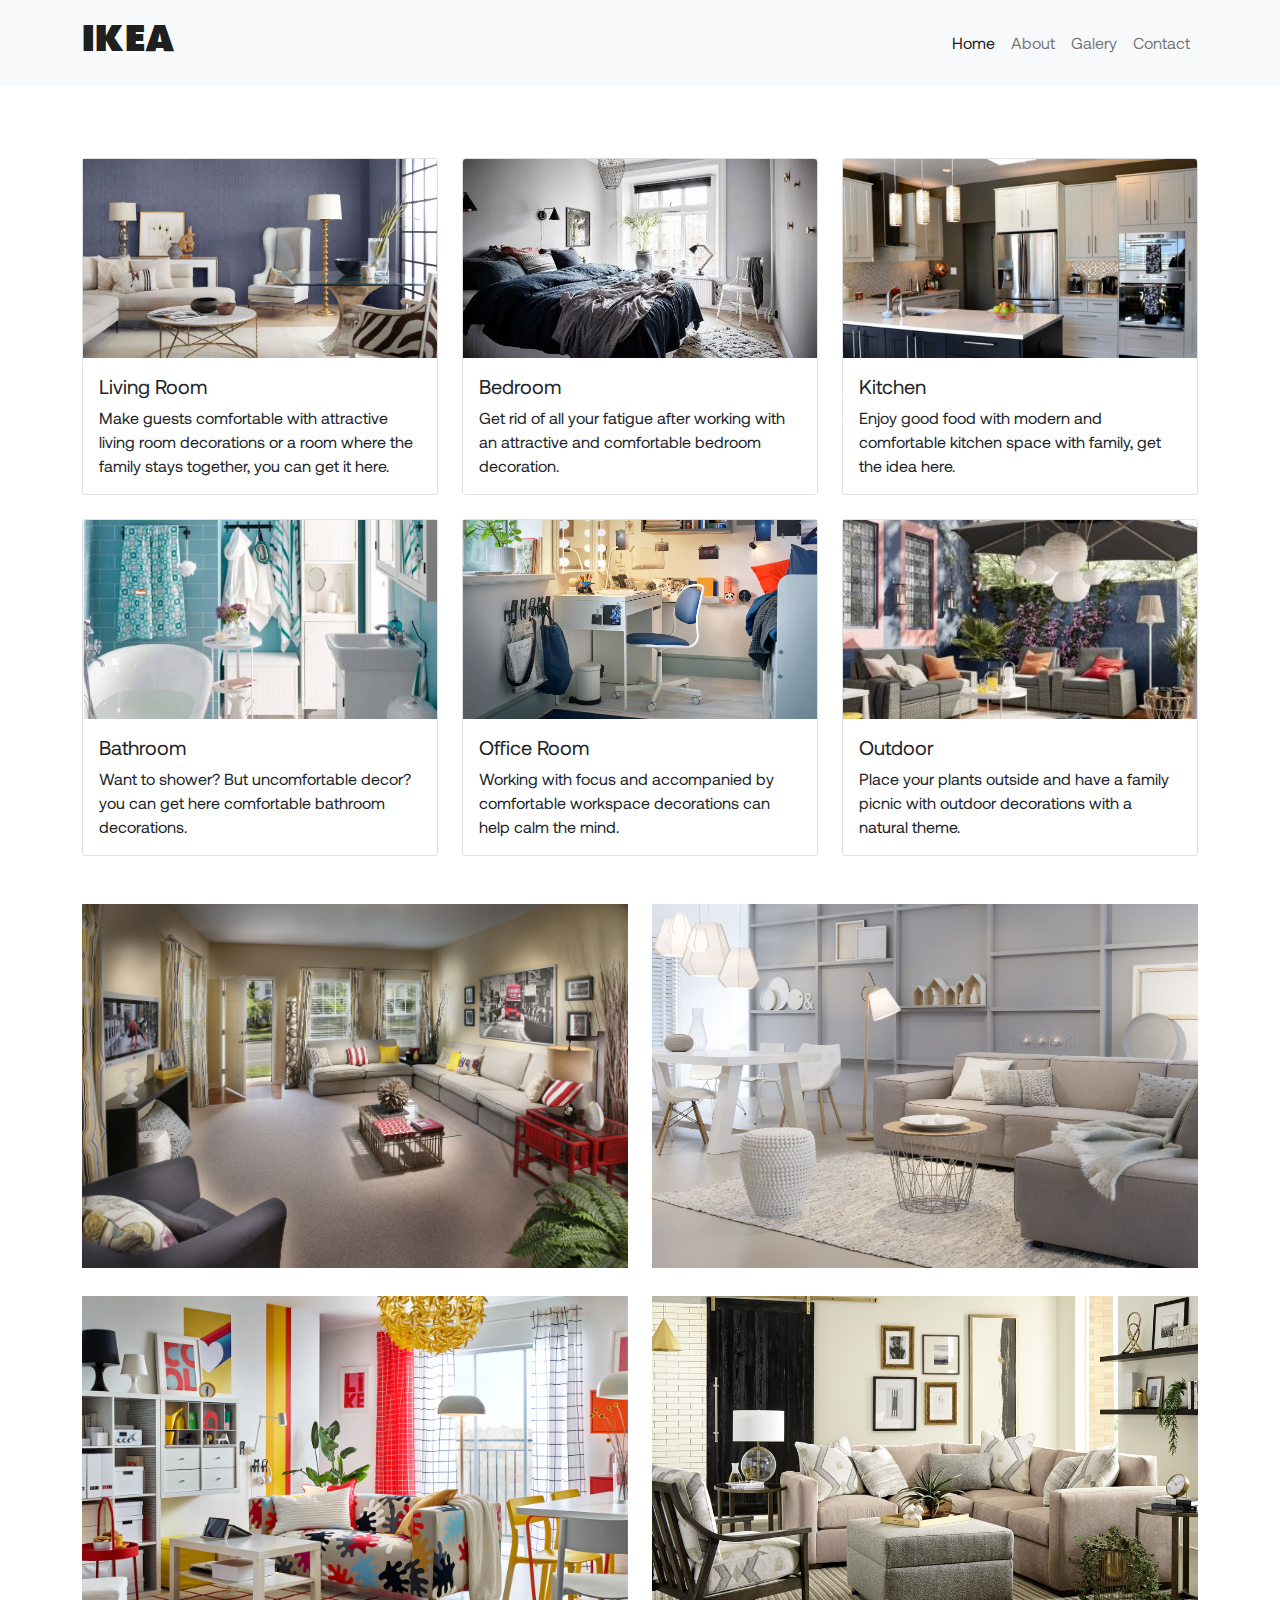
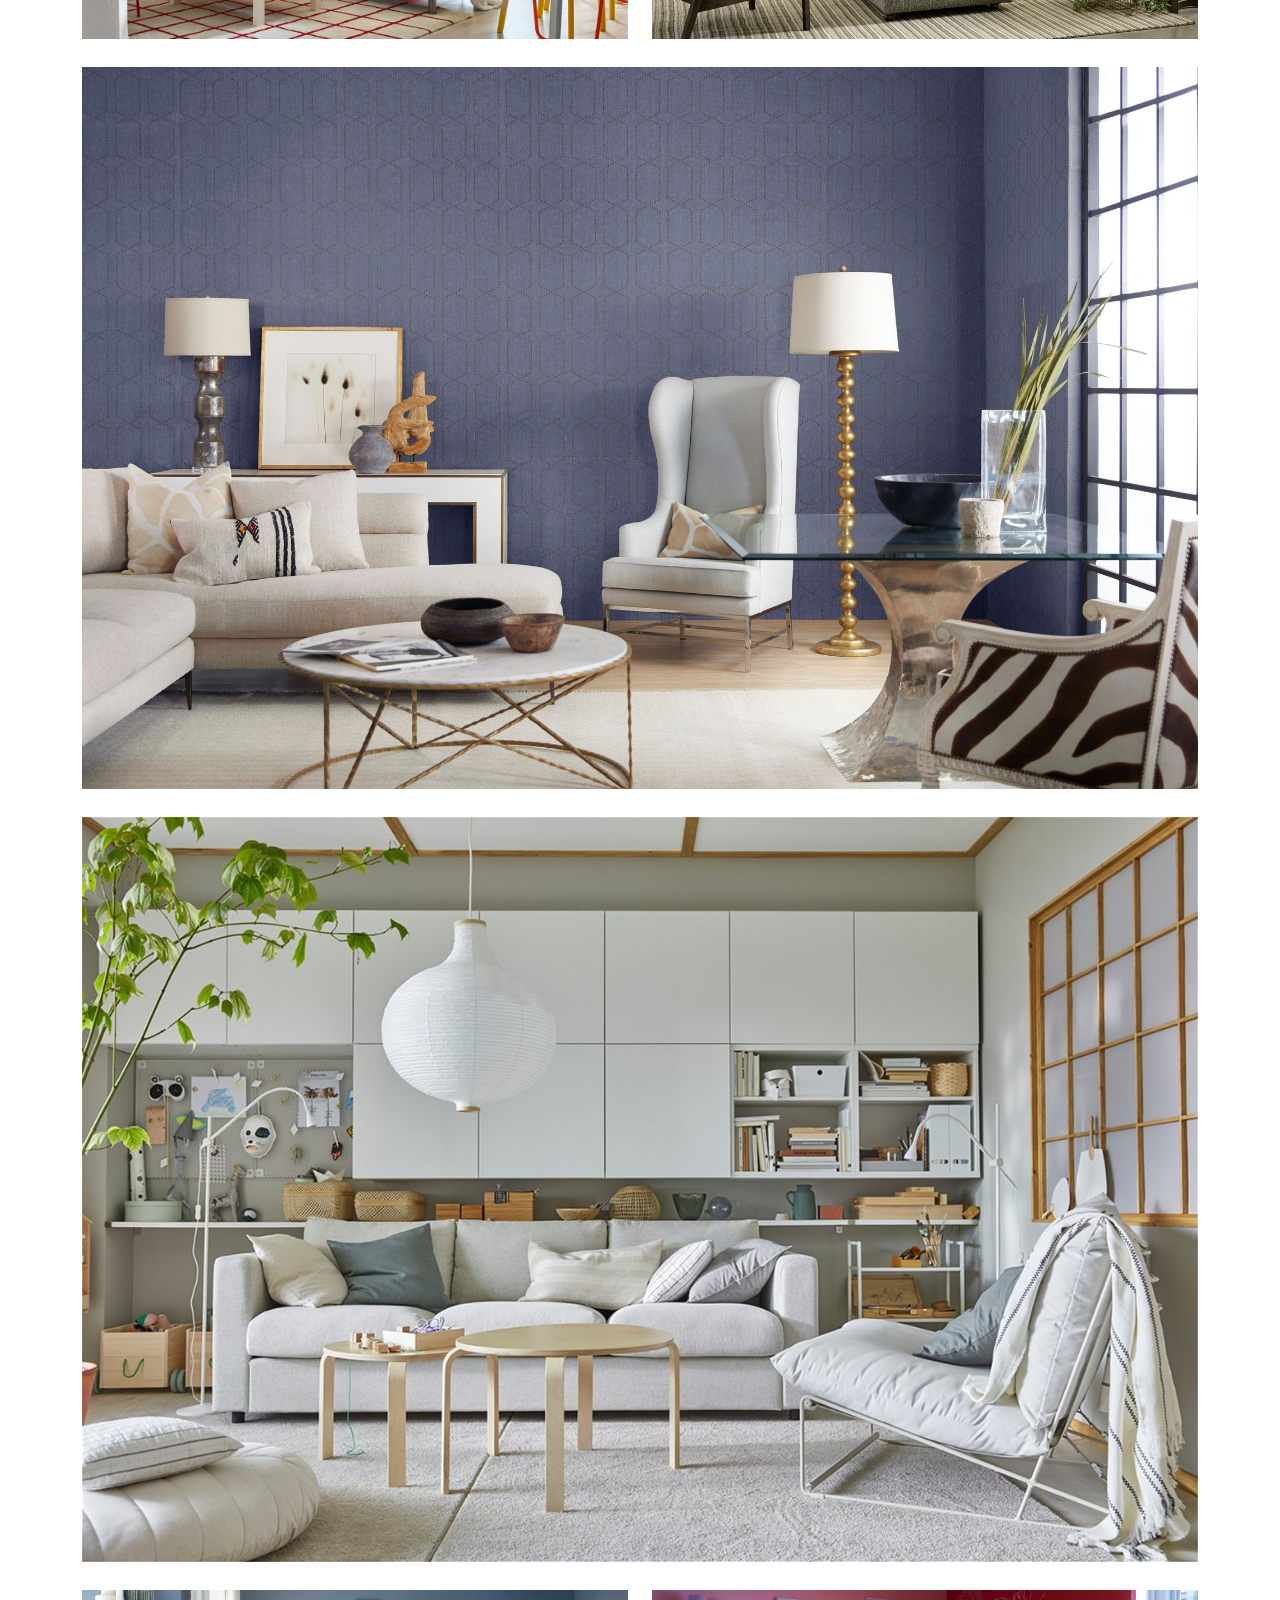
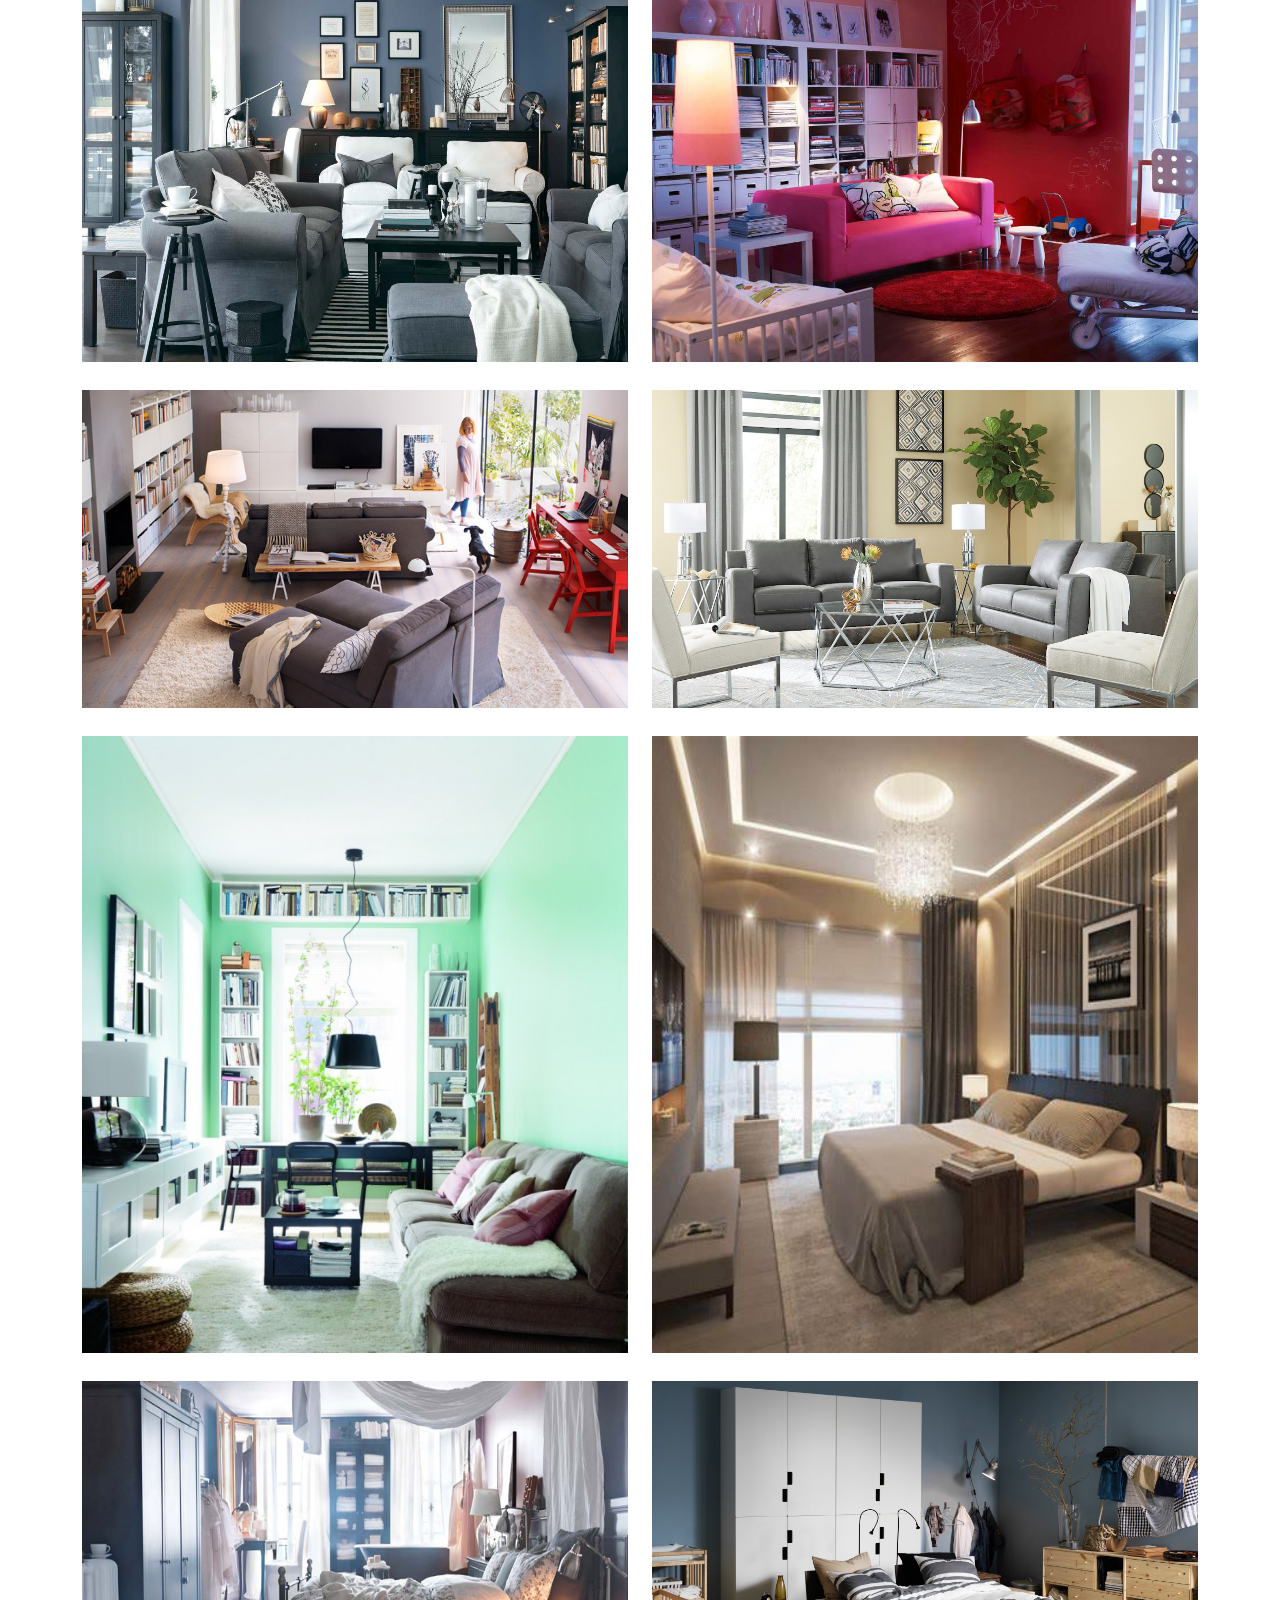
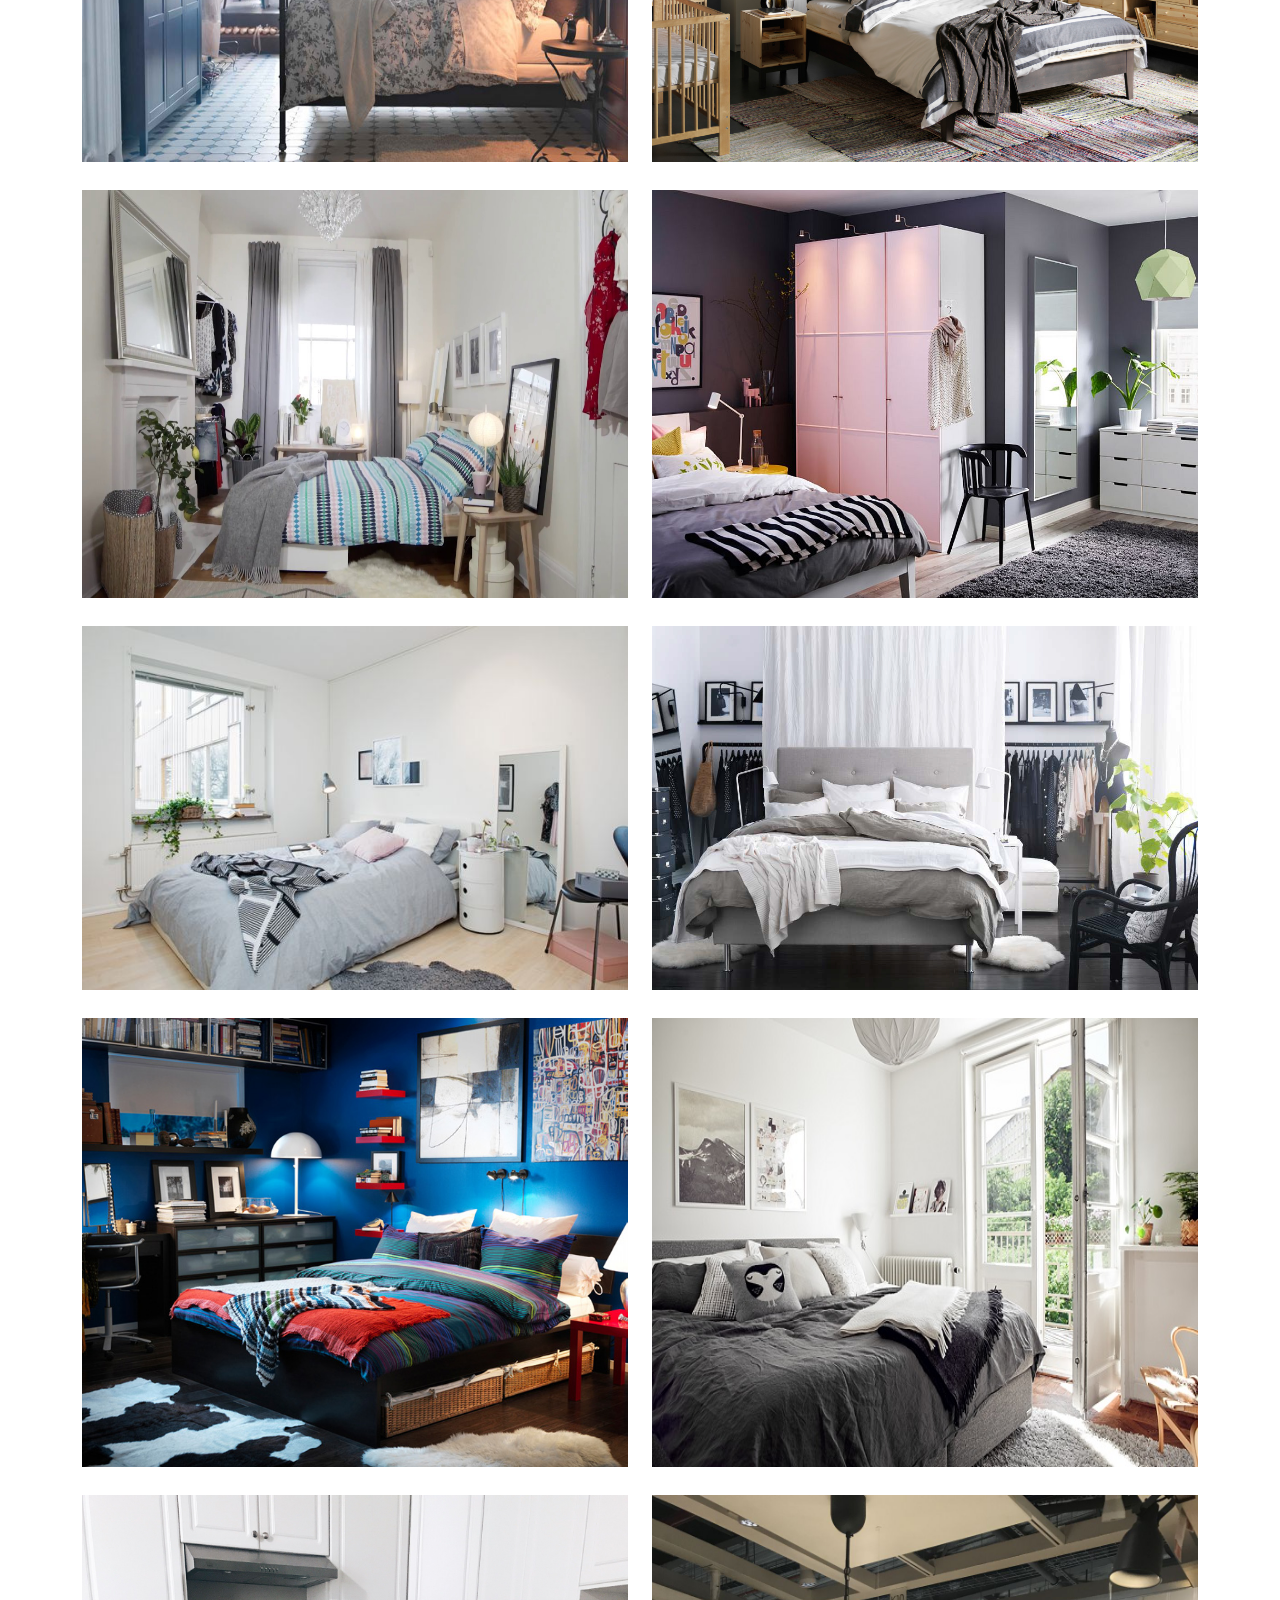
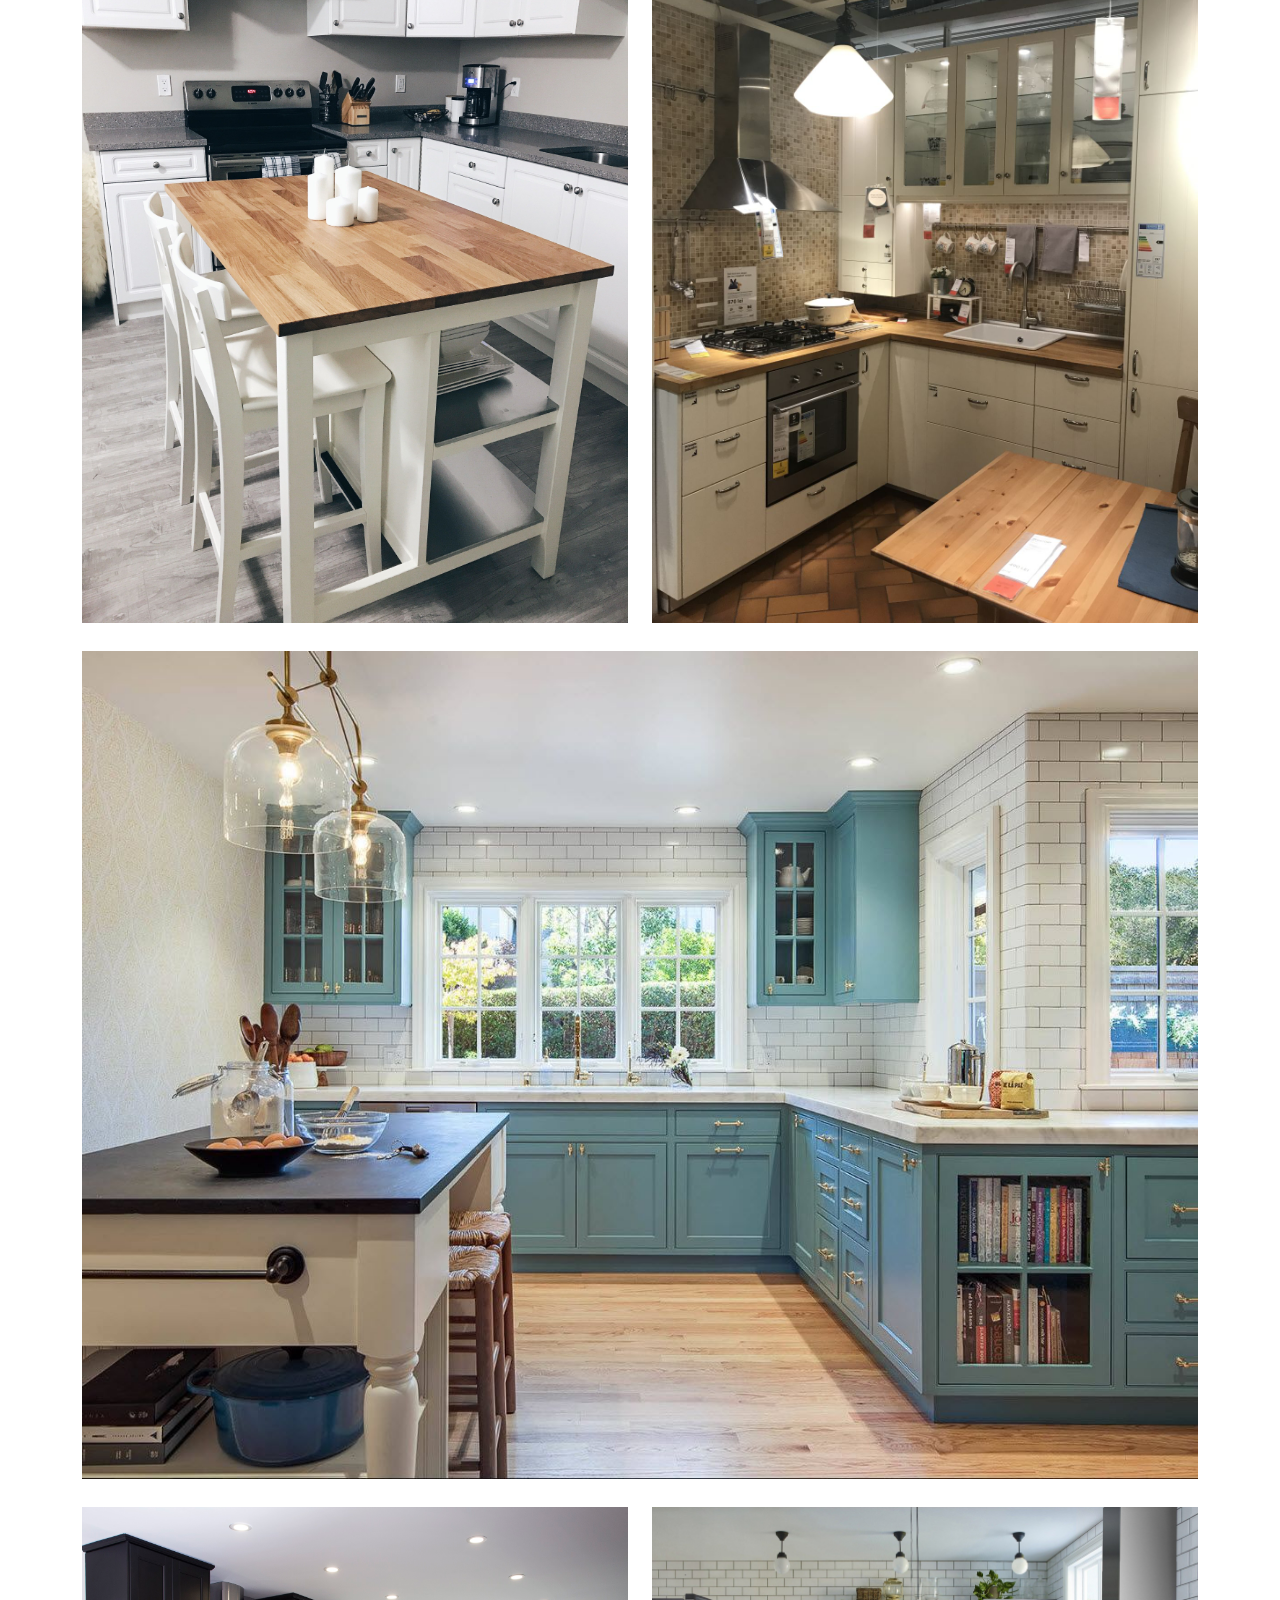
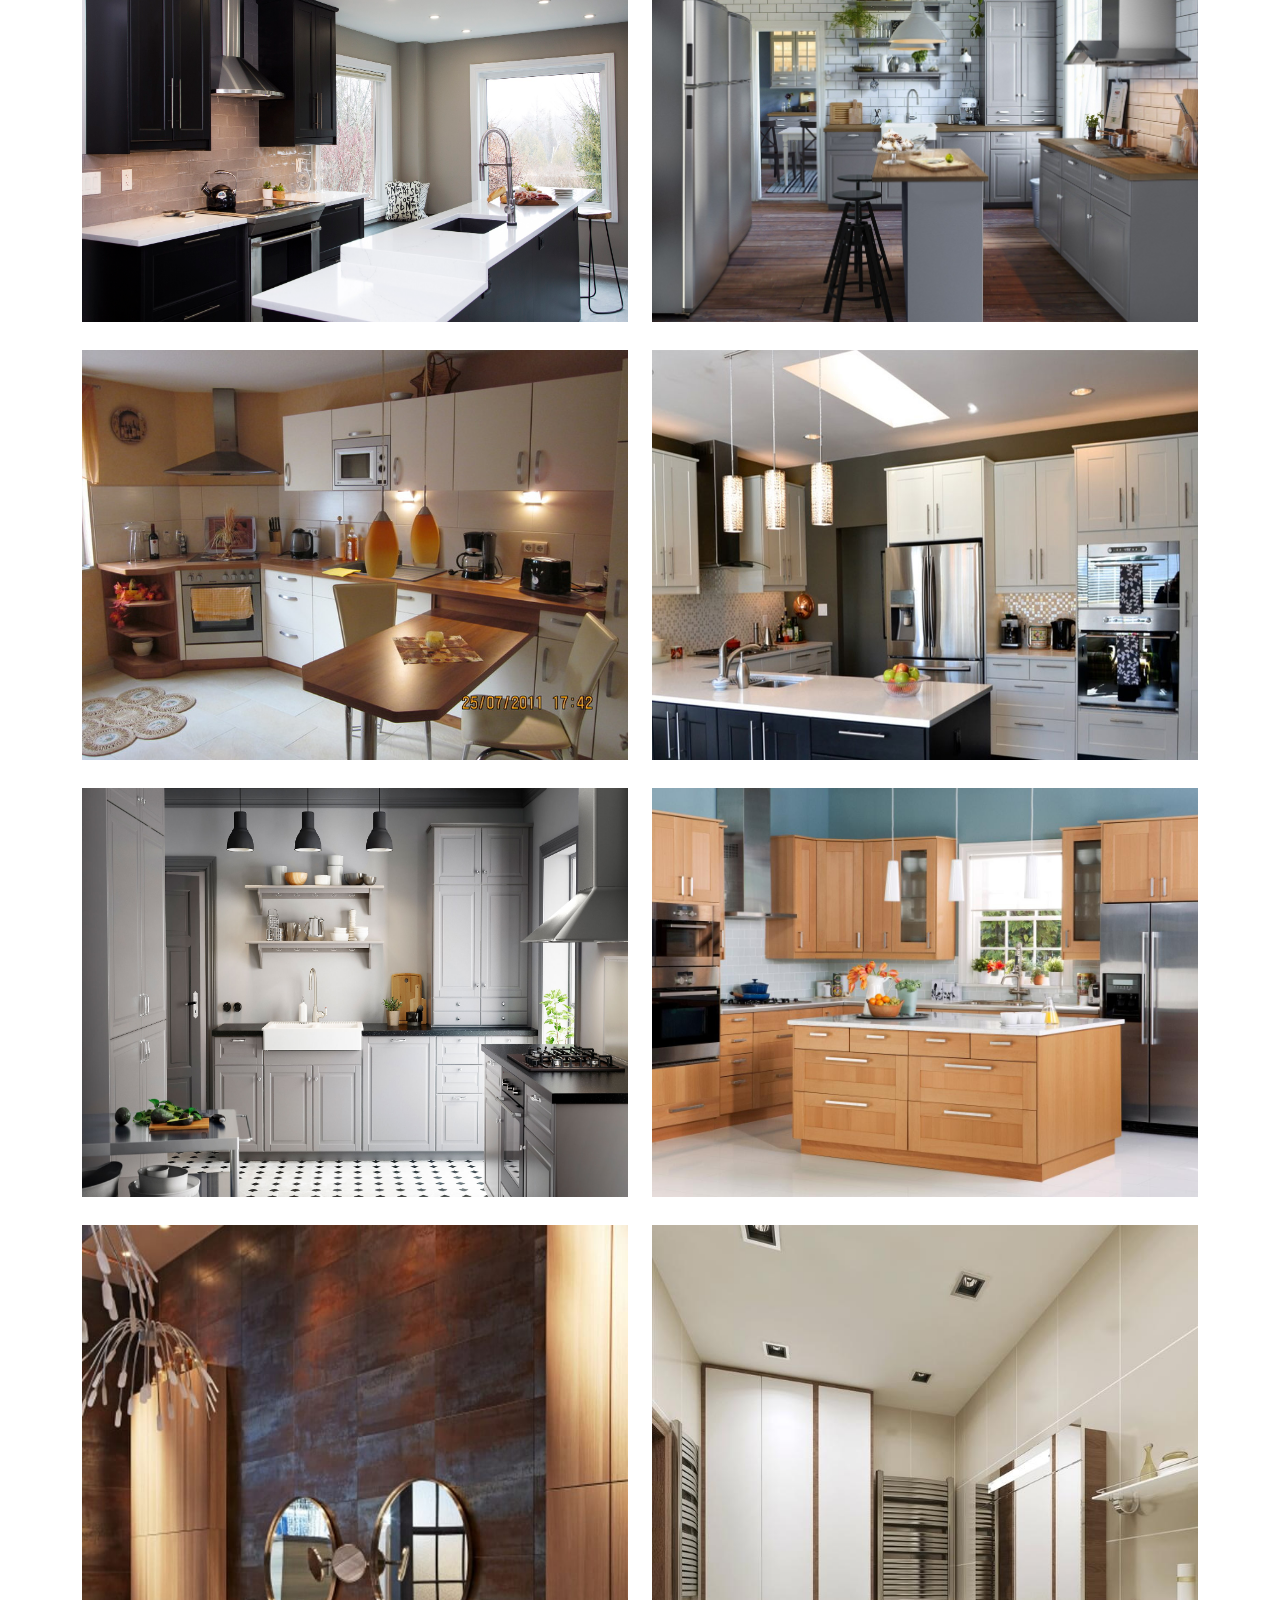
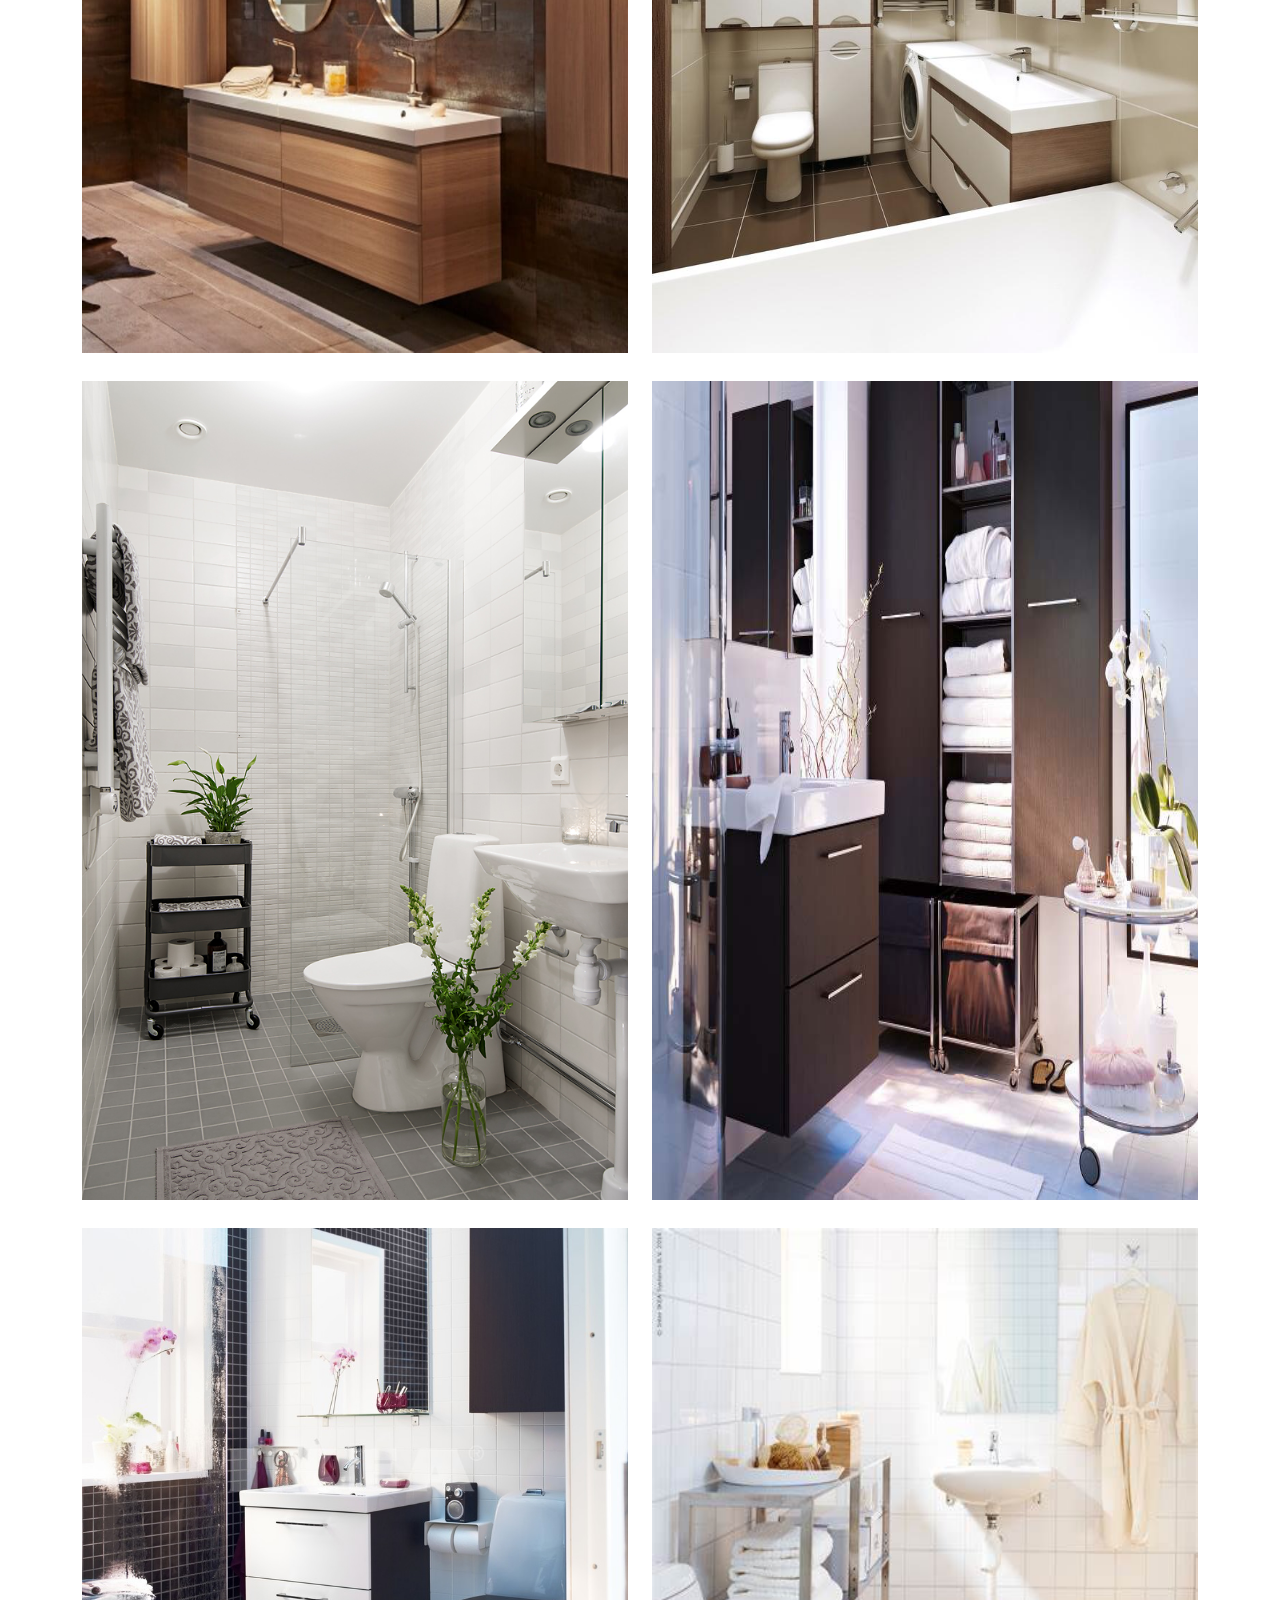
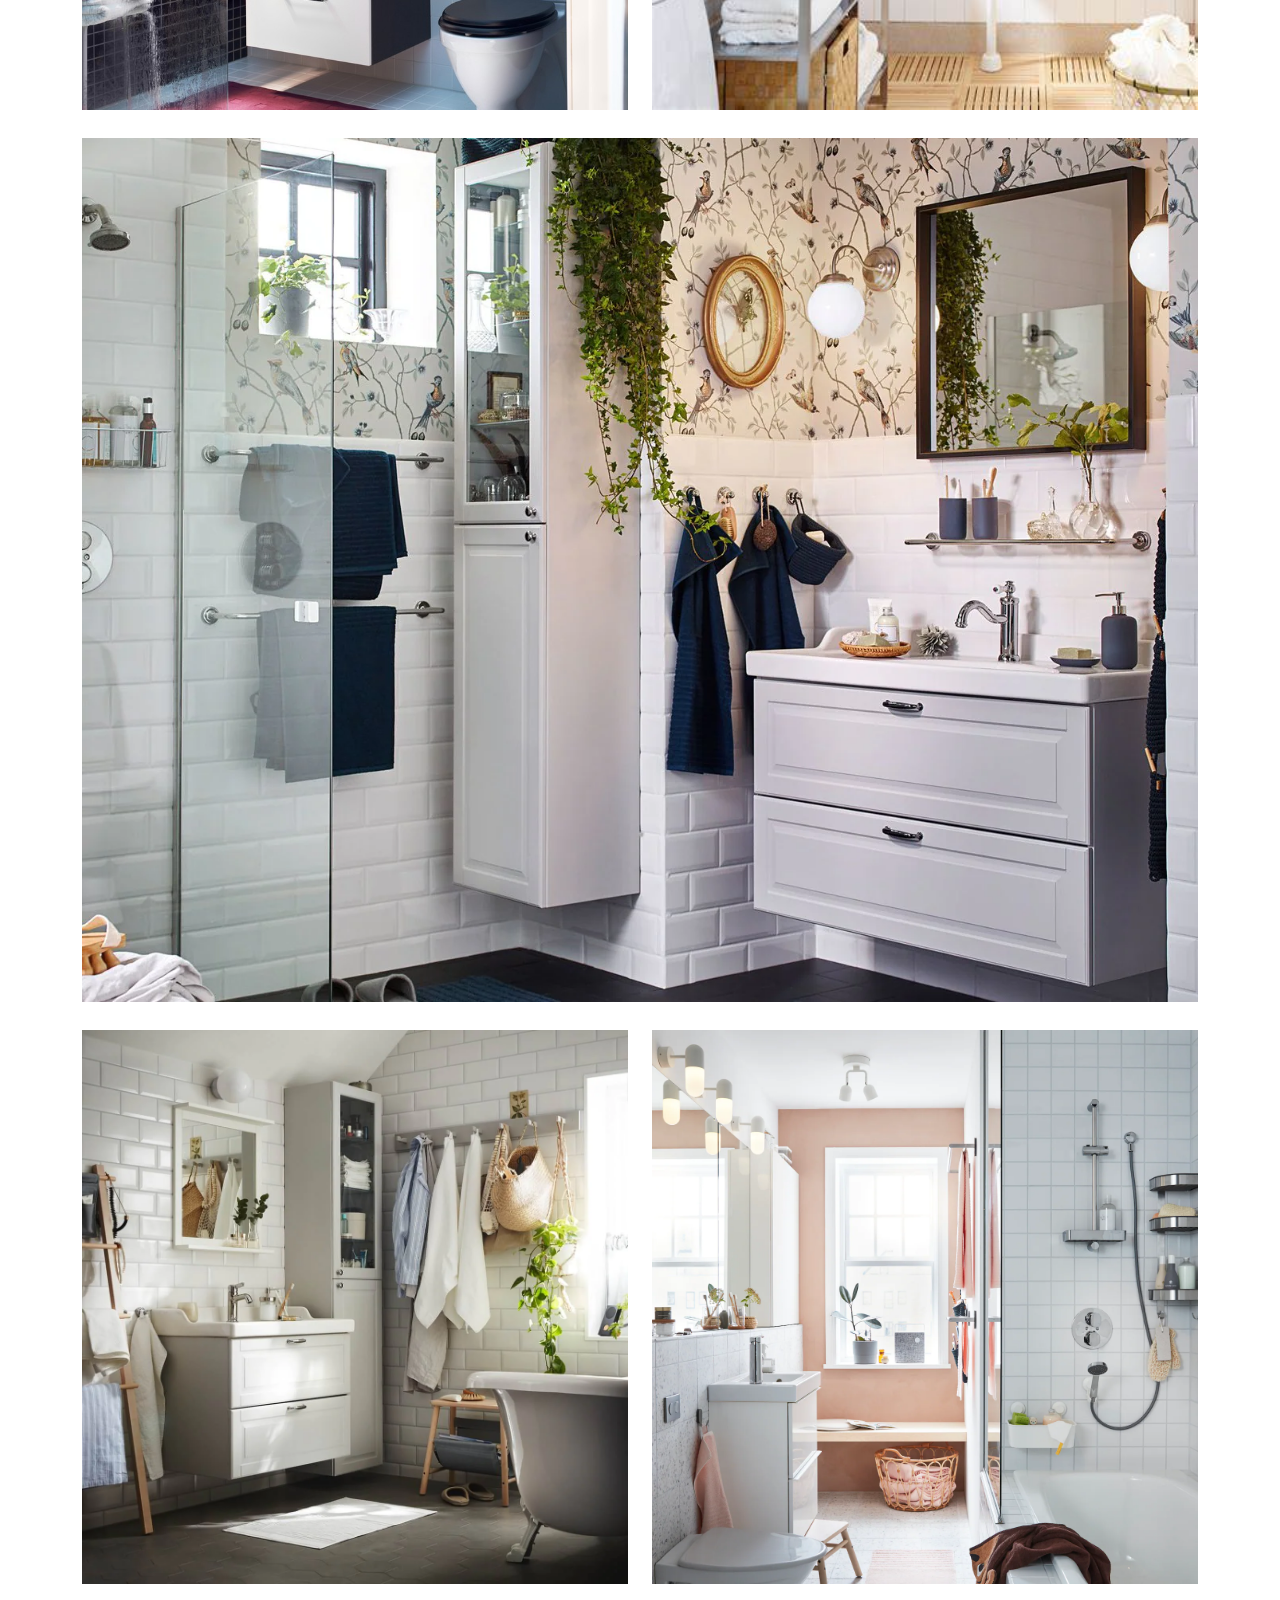
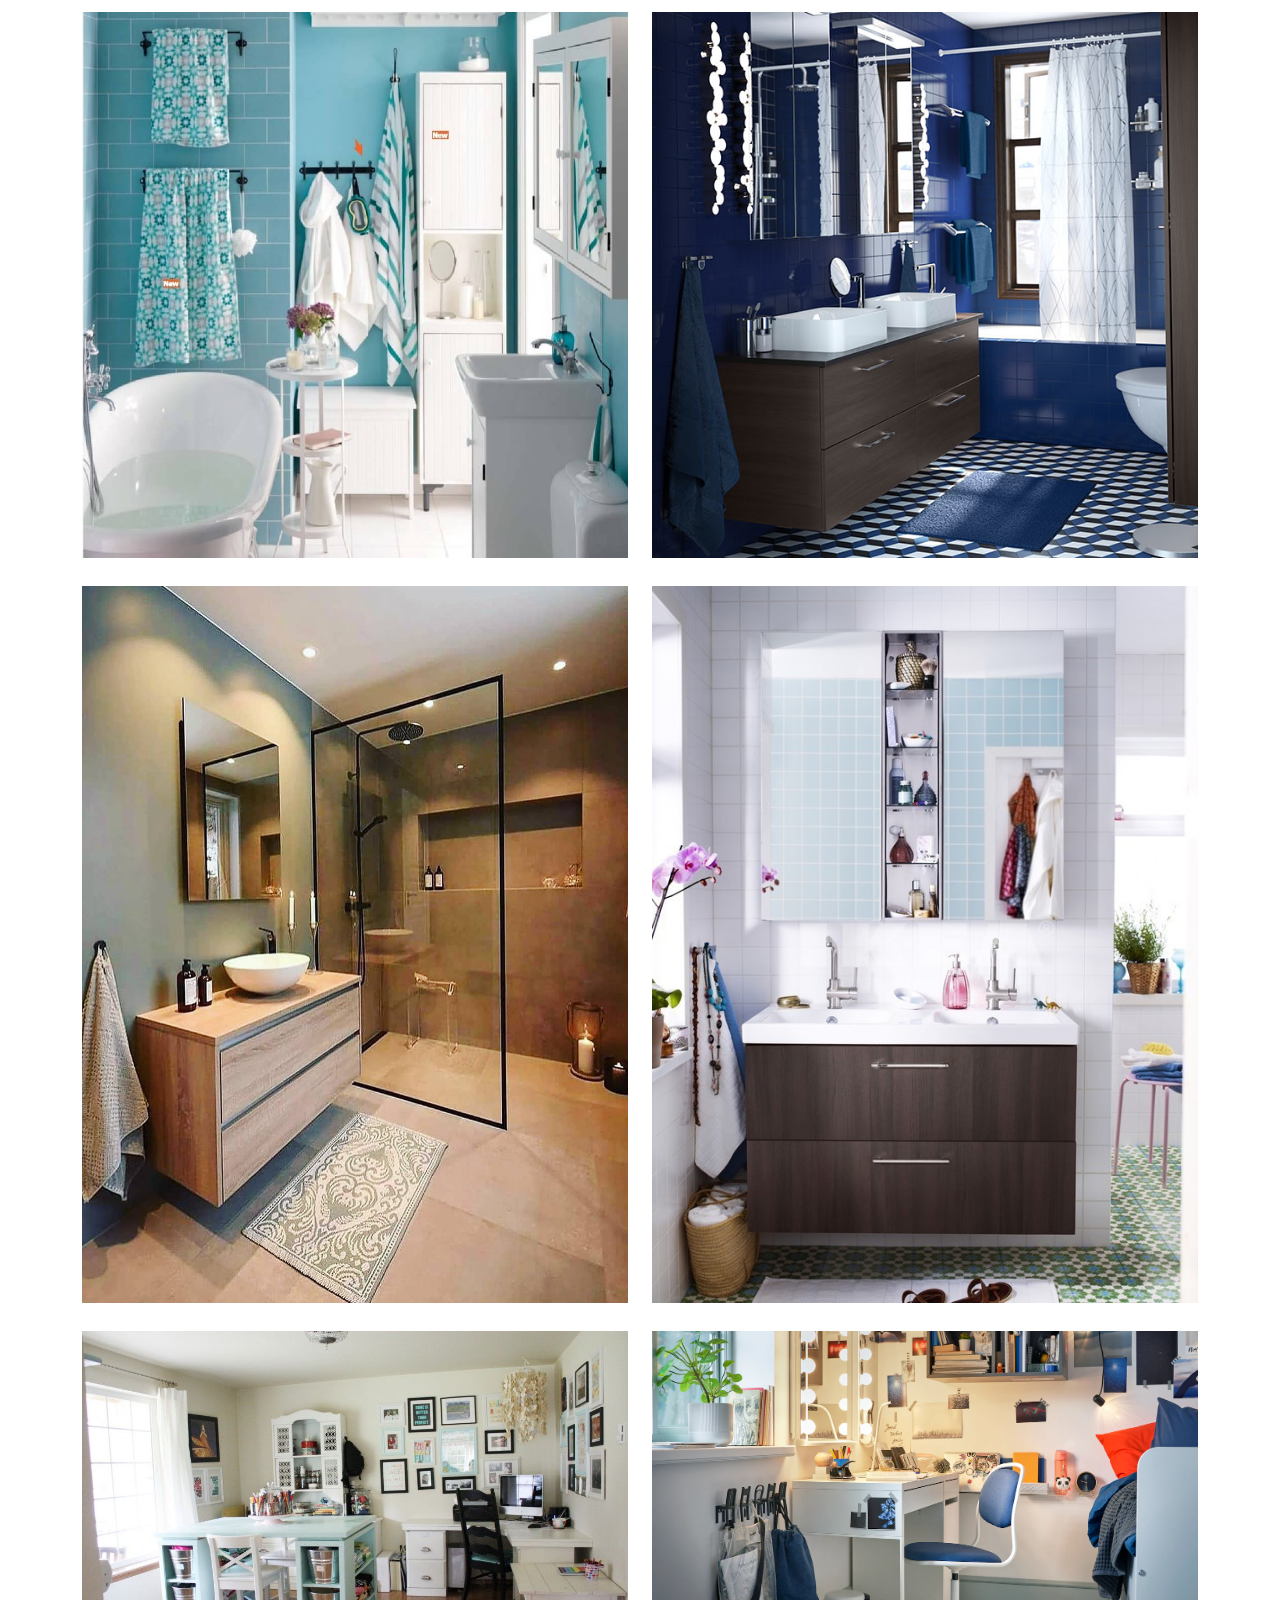
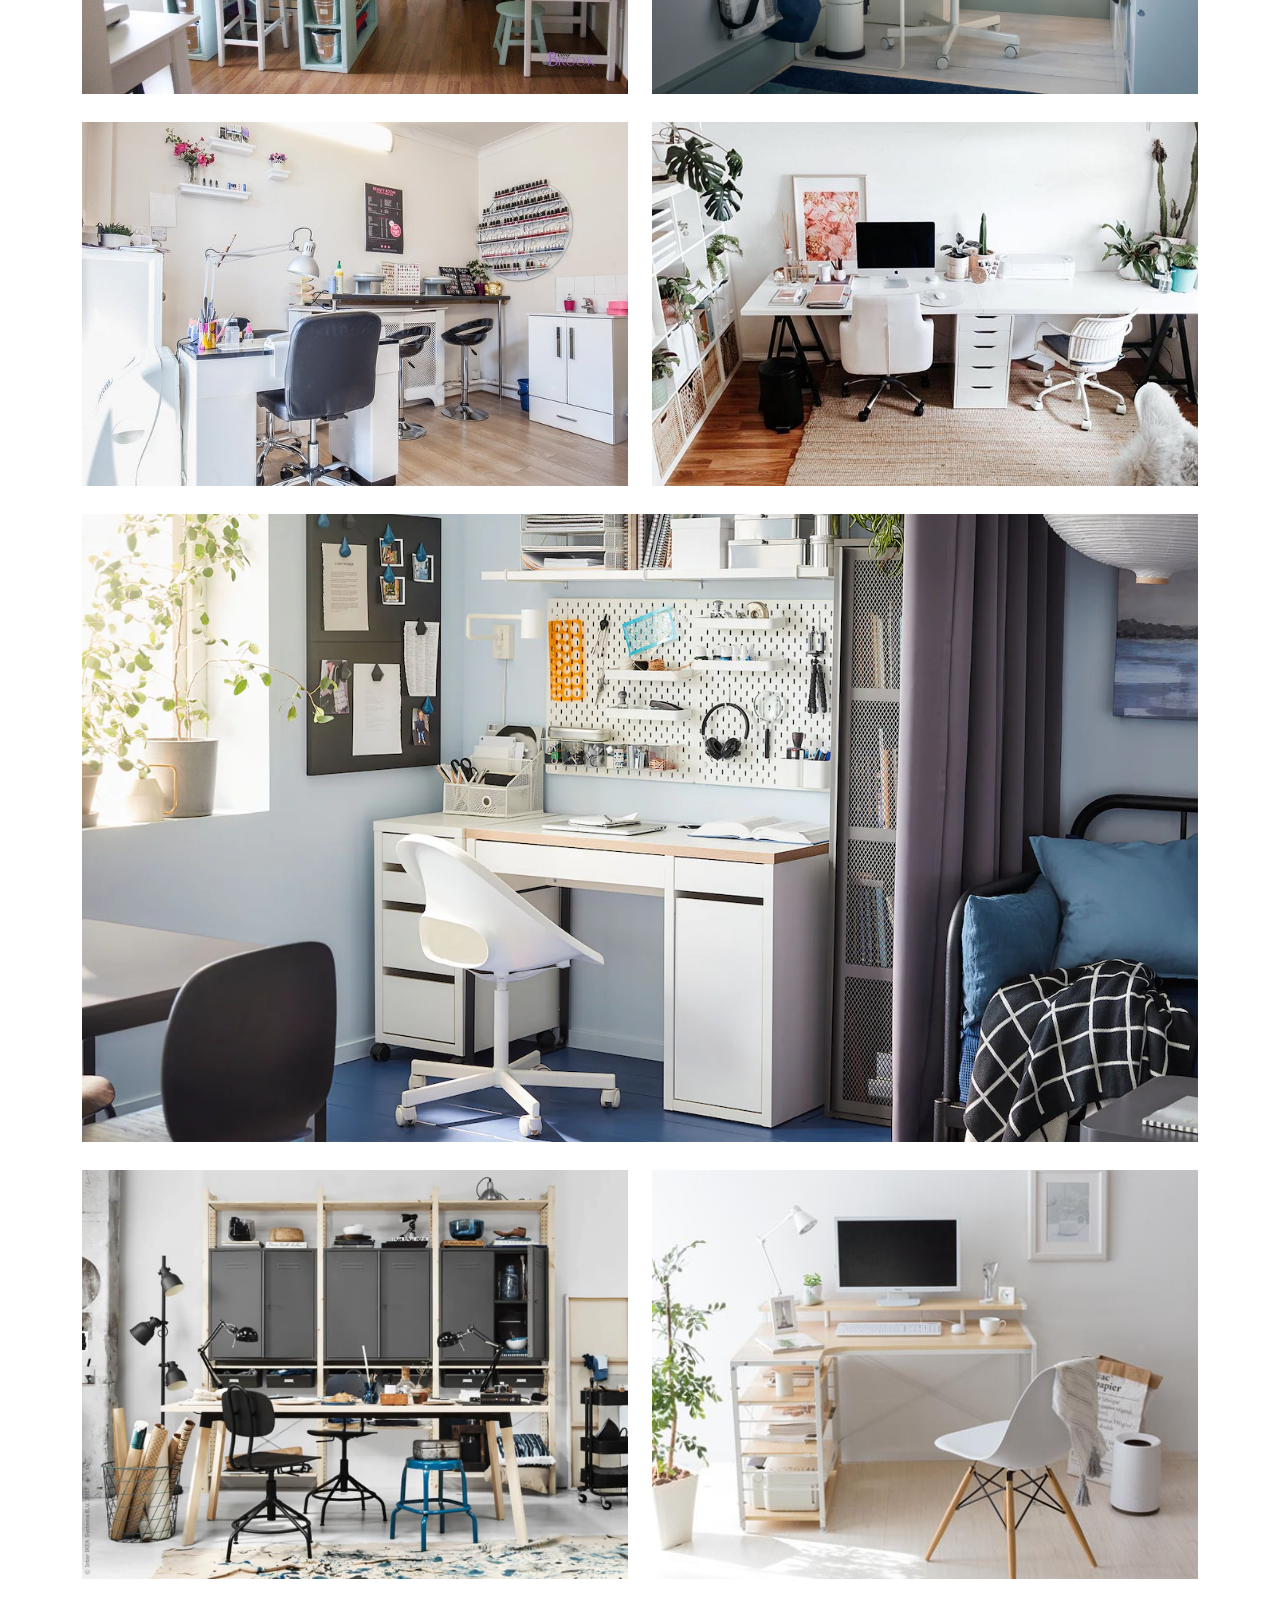
<file: inspiration.html>
<!doctype html>
<html>
<head>
<meta charset="utf-8">
<title>Project UAS</title>
<link href="CSS.css" rel="stylesheet">
<link href="css/bootstrap.min.css" rel="stylesheet">
<link href="aos/aos.css" rel="stylesheet">
</head>

<body>
<!--Navbar-->

<nav class="navbar navbar-expand-xl navbar-light px-5 bg-light">
    <div class="container">
        <a class="navbar-brand" href="index.html">
            IKEA
        </a>
        <button class="navbar-toggler" type="button" data-bs-toggle="collapse" data-bs-target="#navbarNavAltMarkup" aria-controls="navbarNavAltMarkup" aria-expanded="false" aria-label="Toggle navigation">
        <span class="navbar-toggler-icon"></span>
        </button>
        <div class="collapse navbar-collapse" id="navbarNavAltMarkup">
            <div class="navbar-nav ms-auto">
                <a class="nav-link active" aria-current="page" href="index.html">
                    Home
                </a>
                <a class="nav-link" href="about.html">
                    About
                </a>
                <a class="nav-link" href="#inspiration">
                    Galery
                </a>
                <a class="nav-link" href="index.html">
                    Contact
                </a>
            </div>
        </div>
    </div>
</nav>
<!--Akhir Navbar-->
    
<!--Recommendattions-->
    <section class="inspiration" id="inspiration">
        <div class="container-xl">
            <div class="row row-cols-1 row-cols-xl-3 g-4 mt-5">
                <div class="col">
                    <div class="card">
                        <a href="">
                            <img src="Image/Inspirations/All/Living Room/card/Living Room (2).jpg" class="d-block w-100" alt="Living Room">
                        </a>
                        <div class="card-body">
                            <h5 class="card-title">Living Room</h5>
                            <p class="card-text">Make guests comfortable with attractive living room decorations or a room where the family stays together, you can get it here.</p>
                        </div>
                    </div>
                </div>
                
                <div class="col">
                    <div class="card">
                        <a href="">
                            <img src="Image/Inspirations/All/Bedroom/card/Bedroom (1).jpg" class="card-img-top" alt="Bedroom">
                        </a>
                        <div class="card-body">
                            <h5 class="card-title">Bedroom</h5>
                            <p class="card-text">Get rid of all your fatigue after working with an attractive and comfortable bedroom decoration.</p>
                        </div>
                    </div>
                </div>
                
                <div class="col">
                    <div class="card">
                        <a href="">
                            <img src="Image/Inspirations/All/Kitchen/card/Kitchen (7).jpg" class="card-img-top" alt="Kitchen">
                        </a>
                        <div class="card-body">
                            <h5 class="card-title">Kitchen</h5>
                            <p class="card-text">Enjoy good food with modern and comfortable kitchen space with family, get the idea here.</p>
                        </div>
                    </div>
                </div>
                
                <div class="col">
                    <div class="card">
                        <a href="">
                            <img src="Image/Inspirations/All/Bathroom/card/Bathroom (1).jpg" class="d-block w-100" alt="Bathroom">
                        </a>
                        <div class="card-body">
                            <h5 class="card-title">Bathroom</h5>
                            <p class="card-text">Want to shower? But uncomfortable decor? you can get here comfortable bathroom decorations.</p>
                        </div>
                    </div>
                </div>
                
                <div class="col">
                    <div class="card">
                        <a href="">
                            <img src="Image/Inspirations/All/Workroom/card/Workroom 4.png" class="d-block w-100" alt="LBathroom">
                        </a>
                        <div class="card-body">
                            <h5 class="card-title">Office Room</h5>
                            <p class="card-text">Working with focus and accompanied by comfortable workspace decorations can help calm the mind.</p>
                        </div>
                    </div>
                </div>
                
                <div class="col">
                    <div class="card">
                        <a href="">
                            <img src="Image/Inspirations/All/Outdoor/card/Outdoor 5.jpg" class="d-block w-100" alt="Bathroom">
                        </a>
                        <div class="card-body">
                            <h5 class="card-title">Outdoor</h5>
                            <p class="card-text">Place your plants outside and have a family picnic with outdoor decorations with a natural theme.</p>
                        </div>
                    </div>
                </div>
            </div>
        </div>
    </section>
<!--Akhir Recommendations-->
    
<!--Galery-->
    <section>
        <div class="container-xl mt-5">
            <div class="row row-cols-1 row-cols-xl-3 g-4">
                <img src="Image/Inspirations/All/Living Room/Living Room (3).jpg" class="w-50 mb-1">
                <img src="Image/Inspirations/All/Living Room/Living Room (10).jpg" class="w-50 mb-1">
                <img src="Image/Inspirations/All/Living Room/Living Room (11).webp" class="w-50 mb-1">
                <img src="Image/Inspirations/All/Living Room/Living Room (1).jpeg" class="w-50 mb-1">
                <img src="Image/Inspirations/All/Living Room/Living Room (2).jpg" class="w-100 mb-1">
                <img src="Image/Inspirations/All/Living Room/Living Room (4).jpg" class="w-100 mb-1">
                <img src="Image/Inspirations/All/Living Room/Living Room (5).jpg" class="w-50 mb-1">
                <img src="Image/Inspirations/All/Living Room/Living Room (6).jpg" class="w-50 mb-1">
                <img src="Image/Inspirations/All/Living Room/Living Room (7).jpg" class="w-50 mb-1">
                <img src="Image/Inspirations/All/Living Room/Living Room (9).jpg" class="w-50 mb-1">
                <img src="Image/Inspirations/All/Living Room/Living Room (8).jpg" class="w-50 mb-1">
                <img src="Image/Inspirations/All/Bedroom/Bedroom (3).jpg" class="w-50 mb-1">
                <img src="Image/Inspirations/All/Bedroom/Bedroom (10).jpg" class="w-50 mb-1">
                <img src="Image/Inspirations/All/Bedroom/Bedroom (11).jpg" class="w-50 mb-1">
                <img src="Image/Inspirations/All/Bedroom/Bedroom (2).jpg" class="w-50 mb-1">
                <img src="Image/Inspirations/All/Bedroom/Bedroom (4).jpg" class="w-50 mb-1">
                <img src="Image/Inspirations/All/Bedroom/Bedroom (6).jpg" class="w-50 mb-1">
                <img src="Image/Inspirations/All/Bedroom/Bedroom (7).jpg" class="w-50 mb-1">
                <img src="Image/Inspirations/All/Bedroom/Bedroom (9).jpg" class="w-50 mb-1">
                <img src="Image/Inspirations/All/Bedroom/Bedroom (8).jpg" class="w-50 mb-1">
                <img src="Image/Inspirations/All/Kitchen/Kitchen (1).jpg" class="w-50 mb-1">
                <img src="Image/Inspirations/All/Kitchen/Kitchen (3).jpg" class="w-50 mb-1">
                <img src="Image/Inspirations/All/Kitchen/Kitchen (2).jpg" class="w-100 mb-1">
                <img src="Image/Inspirations/All/Kitchen/Kitchen (4).jpg" class="w-50 mb-1">
                <img src="Image/Inspirations/All/Kitchen/Kitchen (5).jpg" class="w-50 mb-1">
                <img src="Image/Inspirations/All/Kitchen/Kitchen (6).jpg" class="w-50 mb-1">
                <img src="Image/Inspirations/All/Kitchen/Kitchen (7).jpg" class="w-50 mb-1">
                <img src="Image/Inspirations/All/Kitchen/Kitchen (8).jpg" class="w-50 mb-1">
                <img src="Image/Inspirations/All/Kitchen/Kitchen (9).jpg" class="w-50 mb-1">
                <img src="Image/Inspirations/All/Bathroom/Bathroom (10).jpg" class="w-50 mb-1">
                <img src="Image/Inspirations/All/Bathroom/Bathroom (6).jpg" class="w-50 mb-1">
                <img src="Image/Inspirations/All/Bathroom/Bathroom (7).jpg" class="w-50 mb-1">
                <img src="Image/Inspirations/All/Bathroom/Bathroom (3).jpg" class="w-50 mb-1">
                <img src="Image/Inspirations/All/Bathroom/Bathroom (8).jpg" class="w-50 mb-1">
                <img src="Image/Inspirations/All/Bathroom/Bathroom (11).jpg" class="w-50 mb-1">
                <img src="Image/Inspirations/All/Bathroom/Bathroom (2).webp" class="w-100 mb-1">
                <img src="Image/Inspirations/All/Bathroom/Bathroom (13).webp" class="w-50 mb-1">
                <img src="Image/Inspirations/All/Bathroom/Bathroom (4).webp" class="w-50 mb-1">
                <img src="Image/Inspirations/All/Bathroom/Bathroom (1).jpeg" class="w-50 mb-1">
                <img src="Image/Inspirations/All/Bathroom/Bathroom (12).jpg" class="w-50 mb-1">
                <img src="Image/Inspirations/All/Bathroom/Bathroom (5).jpg" class="w-50 mb-1">
                <img src="Image/Inspirations/All/Bathroom/Bathroom (4).jpg" class="w-50 mb-1">
                <img src="Image/Inspirations/All/Workroom/Workroom 2.jpg" class="w-50 mb-1">
                <img src="Image/Inspirations/All/Workroom/Workroom 4.webp" class="w-50 mb-1">
                <img src="Image/Inspirations/All/Workroom/Workroom 5.jpg" class="w-50 mb-1">
                <img src="Image/Inspirations/All/Workroom/Workroom 7.jpg" class="w-50 mb-1">
                <img src="Image/Inspirations/All/Workroom/Worrkroom 3.webp" class="w-100 mb-1">
                <img src="Image/Inspirations/All/Workroom/Workroom 1.webp" class="w-50 mb-1">
                <img src="Image/Inspirations/All/Workroom/Workroom 8.jpg" class="w-50 mb-1">
                <img src="Image/Inspirations/All/Workroom/Workroom 6.jpg" class="w-50 mb-1">
                <img src="Image/Inspirations/All/Workroom/Workroom 10.jpg" class="w-50 mb-1">
                <img src="Image/Inspirations/All/Workroom/Workroom 9.jpg" class="w-50 mb-1">
                <img src="Image/Inspirations/All/Workroom/Workroom 12.jpg" class="w-50 mb-1">
                <img src="Image/Inspirations/All/Workroom/Workroom 11.jpg" class="w-50 mb-1">
                <img src="Image/Inspirations/All/Workroom/Workroom 13.jpg" class="w-50 mb-1">
                <img src="Image/Inspirations/All/Workroom/Workroom 14.jpg" class="w-100 mb-1">
                <img src="Image/Inspirations/All/Outdoor/Outdoor 2.png" class="w-50 mb-1">
                <img src="Image/Inspirations/All/Outdoor/Outdoor 3.png" class="w-50 mb-1">
                <img src="Image/Inspirations/All/Outdoor/Outdoor 4.png" class="w-50 mb-1">
                <img src="Image/Inspirations/All/Outdoor/Outdoor 5.jpeg" class="w-50 mb-1">
                <img src="Image/Inspirations/All/Outdoor/Outdoor 7.jpeg" class="w-50 mb-1">
                <img src="Image/Inspirations/All/Outdoor/Outdoor 10.jpeg" class="w-50 mb-1">
                <img src="Image/Inspirations/All/Outdoor/Outdoor 8.jpeg" class="w-100 mb-1">
                <img src="Image/Inspirations/All/Outdoor/Outdoor 1.png" class="w-50 mb-1">
                <img src="Image/Inspirations/All/Outdoor/Outdoor 11.jpeg" class="w-50 mb-1">
                <img src="Image/Inspirations/All/Outdoor/Outdoor 6.jpeg" class="w-50 mb-1">
                <img src="Image/Inspirations/All/Outdoor/Outdoor 12.png" class="w-50 mb-1">
            </div>
        </div>        
    </section>
<!--Akhir Galery-->
    
<!--Footer-->
    <section class="footer mt-5">
        <div class="container-xl">
            <div class="row">
                <div class="d-flex justify-content-center align-items-center">
                    <h4 class="mx-4 text-center">Follow us</h4>
                    <a class="mx-2 icon" href="https://www.instagram.com/ikea_id/">
                        <svg xmlns="http://www.w3.org/2000/svg" width="35" fill="currentColor" class="bi bi-instagram icon" viewBox="0 0 16 16">
                            <path d="M8 0C5.829 0 5.556.01 4.703.048 3.85.088 3.269.222 2.76.42a3.917 3.917 0 0 0-1.417.923A3.927 3.927 0 0 0 .42 2.76C.222 3.268.087 3.85.048 4.7.01 5.555 0 5.827 0 8.001c0 2.172.01 2.444.048 3.297.04.852.174 1.433.372 1.942.205.526.478.972.923 1.417.444.445.89.719 1.416.923.51.198 1.09.333 1.942.372C5.555 15.99 5.827 16 8 16s2.444-.01 3.298-.048c.851-.04 1.434-.174 1.943-.372a3.916 3.916 0 0 0 1.416-.923c.445-.445.718-.891.923-1.417.197-.509.332-1.09.372-1.942C15.99 10.445 16 10.173 16 8s-.01-2.445-.048-3.299c-.04-.851-.175-1.433-.372-1.941a3.926 3.926 0 0 0-.923-1.417A3.911 3.911 0 0 0 13.24.42c-.51-.198-1.092-.333-1.943-.372C10.443.01 10.172 0 7.998 0h.003zm-.717 1.442h.718c2.136 0 2.389.007 3.232.046.78.035 1.204.166 1.486.275.373.145.64.319.92.599.28.28.453.546.598.92.11.281.24.705.275 1.485.039.843.047 1.096.047 3.231s-.008 2.389-.047 3.232c-.035.78-.166 1.203-.275 1.485a2.47 2.47 0 0 1-.599.919c-.28.28-.546.453-.92.598-.28.11-.704.24-1.485.276-.843.038-1.096.047-3.232.047s-2.39-.009-3.233-.047c-.78-.036-1.203-.166-1.485-.276a2.478 2.478 0 0 1-.92-.598 2.48 2.48 0 0 1-.6-.92c-.109-.281-.24-.705-.275-1.485-.038-.843-.046-1.096-.046-3.233 0-2.136.008-2.388.046-3.231.036-.78.166-1.204.276-1.486.145-.373.319-.64.599-.92.28-.28.546-.453.92-.598.282-.11.705-.24 1.485-.276.738-.034 1.024-.044 2.515-.045v.002zm4.988 1.328a.96.96 0 1 0 0 1.92.96.96 0 0 0 0-1.92zm-4.27 1.122a4.109 4.109 0 1 0 0 8.217 4.109 4.109 0 0 0 0-8.217zm0 1.441a2.667 2.667 0 1 1 0 5.334 2.667 2.667 0 0 1 0-5.334z"/>
                        </svg>
                    </a>
                    
                    <a class="mx-2 icon" href="https://www.facebook.com/IKEAindonesia/">
                        <svg xmlns="http://www.w3.org/2000/svg" width="35" fill="currentColor" class="bi bi-facebook icon" viewBox="0 0 16 16">
                            <path d="M16 8.049c0-4.446-3.582-8.05-8-8.05C3.58 0-.002 3.603-.002 8.05c0 4.017 2.926 7.347 6.75 7.951v-5.625h-2.03V8.05H6.75V6.275c0-2.017 1.195-3.131 3.022-3.131.876 0 1.791.157 1.791.157v1.98h-1.009c-.993 0-1.303.621-1.303 1.258v1.51h2.218l-.354 2.326H9.25V16c3.824-.604 6.75-3.934 6.75-7.951z"/>
                        </svg>
                    </a>
                    
                    <a class="mx-2 icon" href="https://www.pinterest.com/ikeaindonesia/">
                        <svg xmlns="http://www.w3.org/2000/svg" width="35" fill="currentColor" class="bi bi-pinterest" viewBox="0 0 16 16">
                            <path d="M8 0a8 8 0 0 0-2.915 15.452c-.07-.633-.134-1.606.027-2.297.146-.625.938-3.977.938-3.977s-.239-.479-.239-1.187c0-1.113.645-1.943 1.448-1.943.682 0 1.012.512 1.012 1.127 0 .686-.437 1.712-.663 2.663-.188.796.4 1.446 1.185 1.446 1.422 0 2.515-1.5 2.515-3.664 0-1.915-1.377-3.254-3.342-3.254-2.276 0-3.612 1.707-3.612 3.471 0 .688.265 1.425.595 1.826a.24.24 0 0 1 .056.23c-.061.252-.196.796-.222.907-.035.146-.116.177-.268.107-1-.465-1.624-1.926-1.624-3.1 0-2.523 1.834-4.84 5.286-4.84 2.775 0 4.932 1.977 4.932 4.62 0 2.757-1.739 4.976-4.151 4.976-.811 0-1.573-.421-1.834-.919l-.498 1.902c-.181.695-.669 1.566-.995 2.097A8 8 0 1 0 8 0z"/>
                        </svg>
                    </a>
                    
                    <a class="mx-2 icon" href="https://twitter.com/ikea_ind">
                        <svg xmlns="http://www.w3.org/2000/svg" width="35" fill="currentColor" class="bi bi-twitter" viewBox="0 0 16 16">
                            <path d="M5.026 15c6.038 0 9.341-5.003 9.341-9.334 0-.14 0-.282-.006-.422A6.685 6.685 0 0 0 16 3.542a6.658 6.658 0 0 1-1.889.518 3.301 3.301 0 0 0 1.447-1.817 6.533 6.533 0 0 1-2.087.793A3.286 3.286 0 0 0 7.875 6.03a9.325 9.325 0 0 1-6.767-3.429 3.289 3.289 0 0 0 1.018 4.382A3.323 3.323 0 0 1 .64 6.575v.045a3.288 3.288 0 0 0 2.632 3.218 3.203 3.203 0 0 1-.865.115 3.23 3.23 0 0 1-.614-.057 3.283 3.283 0 0 0 3.067 2.277A6.588 6.588 0 0 1 .78 13.58a6.32 6.32 0 0 1-.78-.045A9.344 9.344 0 0 0 5.026 15z"/>
                        </svg>
                    </a>
                    
                    <a class="mx-2 icon" href="https://www.youtube.com/channel/UCK5-jZtp3K3Vl347vYaffLg">
                        <svg xmlns="http://www.w3.org/2000/svg" width="35" fill="currentColor" class="bi bi-youtube" viewBox="0 0 16 16">
                            <path d="M8.051 1.999h.089c.822.003 4.987.033 6.11.335a2.01 2.01 0 0 1 1.415 1.42c.101.38.172.883.22 1.402l.01.104.022.26.008.104c.065.914.073 1.77.074 1.957v.075c-.001.194-.01 1.108-.082 2.06l-.008.105-.009.104c-.05.572-.124 1.14-.235 1.558a2.007 2.007 0 0 1-1.415 1.42c-1.16.312-5.569.334-6.18.335h-.142c-.309 0-1.587-.006-2.927-.052l-.17-.006-.087-.004-.171-.007-.171-.007c-1.11-.049-2.167-.128-2.654-.26a2.007 2.007 0 0 1-1.415-1.419c-.111-.417-.185-.986-.235-1.558L.09 9.82l-.008-.104A31.4 31.4 0 0 1 0 7.68v-.123c.002-.215.01-.958.064-1.778l.007-.103.003-.052.008-.104.022-.26.01-.104c.048-.519.119-1.023.22-1.402a2.007 2.007 0 0 1 1.415-1.42c.487-.13 1.544-.21 2.654-.26l.17-.007.172-.006.086-.003.171-.007A99.788 99.788 0 0 1 7.858 2h.193zM6.4 5.209v4.818l4.157-2.408L6.4 5.209z"/>
                        </svg>
                    </a>
                     
                </div>
            </div>
            
            <div class="row mt-5">
                <div class="col-xl-12 d-flex justify-content-center">
                    <p>Made by Dimas Fahrul</p>
                </div>
            </div>
			
			<div class="row">
                <div class="col-xl-12 d-flex justify-content-center">
                    <p>&copy; Inter IKEA Systems B.V. 2014 - 2021</p>
                </div>
            </div>
        </div>
    </section>
<!--Akhir Footer-->
    
<!--script-->
<script src="js/bootstrap.bundle.min.js"></script>
<script src="aos/aos.js"></script>
<script>AOS.init();</script>
<!--<script src="JS.js"></script>-->
<!--script-->
</body>
</html>
</file>
<file: CSS.css>
@charset "utf-8";
/* CSS Document */

/*fonts*/

@font-face{
	font-family: Aeonik-Regular;
	src: url("Font/Aeonik-Regular.otf") format('opentype');
}

@font-face{
	font-family: Aeonik-Air;
	src: url("Font/Aeonik-Air.otf") format('opentype');
}

@font-face{
	font-family: Aeonik-Black;
	src: url("Font/Aeonik-Black.otf") format('opentype');
}

@font-face{
	font-family: Aeonik-Light;
	src: url("Font/Aeonik-Light.otf") format('opentype');
}

@font-face{
	font-family: Aeonik-Medium;
	src: url("Font/Aeonik-Medium.otf") format('opentype');
}

@font-face{
	font-family: Junior;
	src: url("Font/Junior.ttf") format('truetype');
}


/*CSS*/

*{
	font-family: "Aeonik-Regular", sans-serif;
}

/*Navbar*/

nav{
	color: #FBFBFB;
}

nav.sticky {
   background-color: #FBFBFB;
}

nav.sticky .navbar-brand {
   font-size: 2rem;
   transition: .5s;
}

nav.sticky .navbar-brand, nav.sticky .navbar-nav .nav-item a {
   color: #0F0F0F;
}

nav .navbar-brand, nav .navbar-nav .nav-item a, nav .navbar-nav-scroll {
   color: #0F0F0F;
}

nav .navbar-brand {
    font-family: Junior;
    letter-spacing: 1px;
    font-size: 2.5rem;
    font-weight: 500;
}


.scroll-down {
   position: absolute;
   bottom: 0px;
   color: #EDEDED;
   width: auto;
}

.scroll-icon {
   position: absolute;
   height: 40px;
   width: 30px;
}

.scroll-icon::before,
.scroll-icon::after {
   content: "";
   position: absolute;
   top: 20%;
   left: 50%;
   height: 10px;
   width: 10px;
   transform: translate(-50%, -100%) rotate(45deg);
   border: 2px solid #EDEDED;
   border-top: transparent;
   border-left: transparent;
   animation: scroll-down 1s ease-in-out infinite;
}

.scroll-down::before {
   top: 30%;
   animation-delay: 0.3s;
   animation: scroll-down 1s ease-in-out infinite;
}

@keyframes scroll-down {
   0% {
      opacity: 0;
   }
   30% {
      opacity: 1;
   }
   60% {
      opacity: 1;
   }
   100% {
      top: 80%;
      opacity: 0;
   }
}



/*Inspirations*/

.inspiration{
    overflow: hidden;
}

.inspiration h1{
    font-family: Aeonik-Medium;
}


/*Collections*/

.colections{
    margin-bottom: 200px;
}


/*Footer*/

.footer{
    overflow: hidden;
}

.footer .icon{
    color: #171717;
}

.inspiration .recomm{
    color: #171717;
}




/*About*/

.about .video{
    padding-top: 30px;
}

.about .better{
    padding-top: 30px;
}

.about .workarea{
    padding-top: 30px;
}

.about .quotes{
    padding-top: 50px;
    padding-bottom: 50px;
}


/*saran*/

.saran a{
	text-decoration: none;
}
</file>
